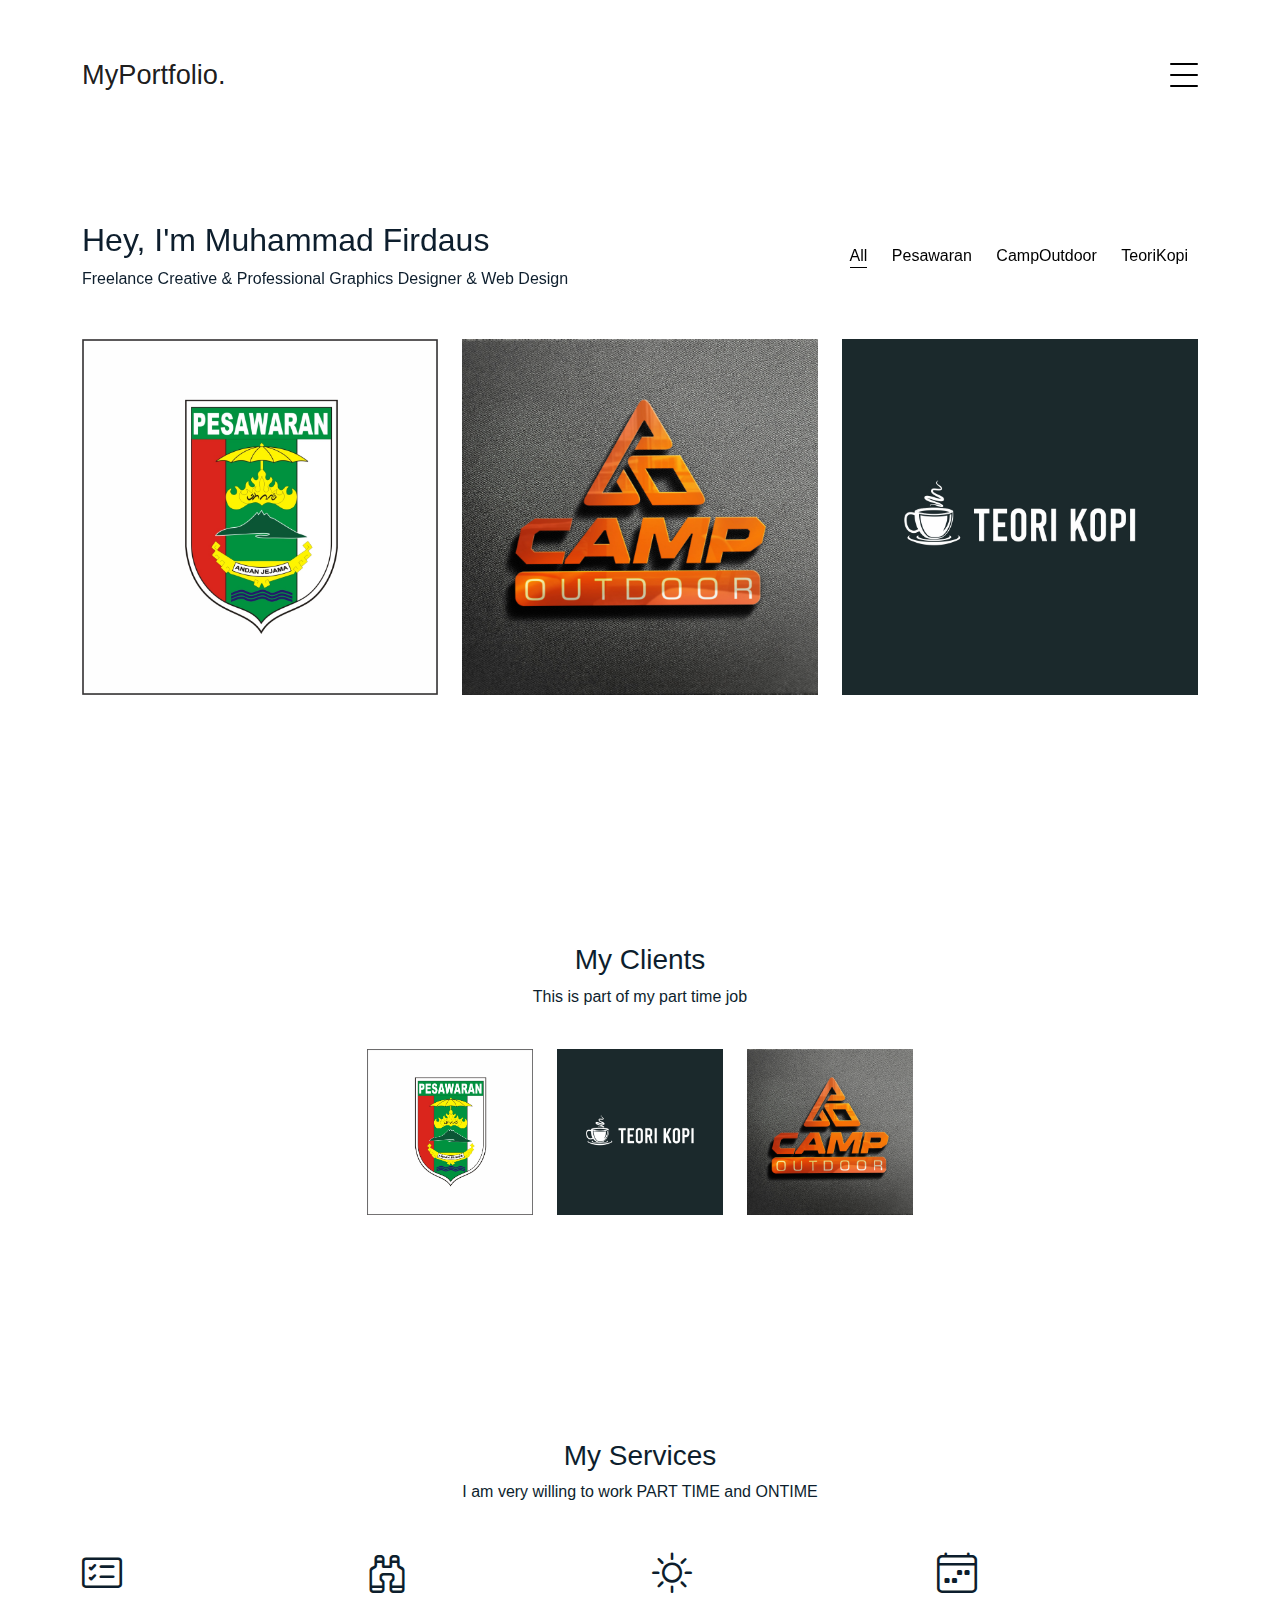
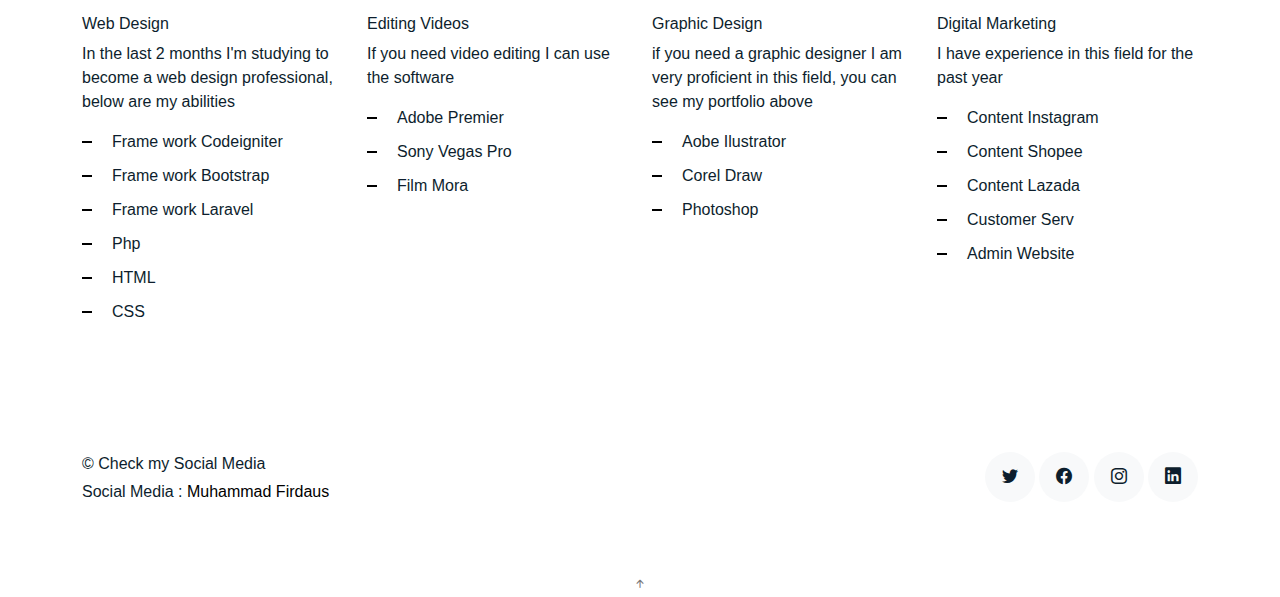
<file: index.html>
<!DOCTYPE html>
<html lang="en">

<head>
  <meta charset="utf-8">
  <meta content="width=device-width, initial-scale=1.0" name="viewport">

  <title>UUS FREELANCE - Index</title>
  <meta content="" name="description">
  <meta content="" name="keywords">

  <!-- Favicons -->
  <link href="assets/img/logoku.png" rel="icon">
  <link href="assets/img/apple-touch-icon.png" rel="apple-touch-icon">

  <!-- Google Fonts -->
  <link href="https://fonts.googleapis.com/css?family=https://fonts.googleapis.com/css?family=Arial:400,500,600,700|Raleway:400,400i,500,500i,600,600i,700,700i" rel="stylesheet">

  <!-- Vendor CSS Files -->
  <link href="assets/vendor/aos/aos.css" rel="stylesheet">
  <link href="assets/vendor/bootstrap/css/bootstrap.min.css" rel="stylesheet">
  <link href="assets/vendor/bootstrap-icons/bootstrap-icons.css" rel="stylesheet">
  <link href="assets/vendor/swiper/swiper-bundle.min.css" rel="stylesheet">

  <!-- Template Main CSS File -->
  <link href="assets/css/style.css" rel="stylesheet">

  <!-- =======================================================
  * Template Name: MyPortfolio - v4.3.0
  * Template URL: https://bootstrapmade.com/myportfolio-bootstrap-portfolio-website-template/
  * Author: BootstrapMade.com
  * License: https://bootstrapmade.com/license/
  ======================================================== -->
</head>

<body>

  <!-- ======= Navbar ======= -->
  <div class="collapse navbar-collapse custom-navmenu" id="main-navbar">
    <div class="container py-2 py-md-5">
      <div class="row align-items-start">
        <div class="col-md-2">
          <ul class="custom-menu">
            <li class="active"><a href="index.html">Home</a></li>
            <li><a href="about.html">About Me</a></li>
            <li><a href="contact.html">Contact</a></li>
          </ul>
        </div>
        <div class="col-md-6 d-none d-md-block  mr-auto">
          <div class="tweet d-flex">
          </div>
        </div>
        <div class="col-md-4 d-none d-md-block">
          <h3>Hire Me</h3>
          <p> <a href = "https://api.whatsapp.com/send?phone=6285788151842">Whatsapp : 085788151842
          <br> <a href = "mailto: muhfis12@gmail.com">Muhfis12@gmail.com</a></p>
        </div>
      </div>

    </div>
  </div>

  <nav class="navbar navbar-light custom-navbar">
    <div class="container">
      <a class="navbar-brand" href="index.html">MyPortfolio.</a>
      <a href="#" class="burger" data-bs-toggle="collapse" data-bs-target="#main-navbar">
        <span></span>
      </a>
    </div>
  </nav>

  <main id="main">

    <!-- ======= Works Section ======= -->
    <section class="section site-portfolio">
      <div class="container">
        <div class="row mb-5 align-items-center">
          <div class="col-md-12 col-lg-6 mb-4 mb-lg-0" data-aos="fade-up">
            <h2>Hey, I'm Muhammad Firdaus</h2>
            <p class="mb-0">Freelance Creative &amp; Professional Graphics Designer &amp; Web Design</p>
          </div>
          <div class="col-md-12 col-lg-6 text-start text-lg-end" data-aos="fade-up" data-aos-delay="100">
            <div class="filters">
              <a href="#" data-filter="*" class="active">All</a>
              <a href="contoh.html">Pesawaran</a>
              <a href="form2.html">CampOutdoor</a>
              <a href="form3.html">TeoriKopi</a>
            </div>
          </div>
        </div>
        <div id="portfolio-grid" class="row no-gutter" data-aos="fade-up" data-aos-delay="200">
          <div class="item web col-sm-6 col-md-4 col-lg-4 mb-4">
            <a href="contoh.html" class="item-wrap fancybox">
              <div class="work-info">
                <h3>KAB PESAWARAN</h3>
                <span>Work</span>
              </div>
              <img class="img-fluid" src="assets/img/profile_kab.jpg">
            </a>
          </div>

        <div class="item branding col-sm-6 col-md-4 col-lg-4 mb-4">
            <a href="form2.html" class="item-wrap fancybox">
              <div class="work-info">
                <h3>CAMP OUTDOOR</h3>
                <span>Work</span>
              </div>
              <img class="img-fluid" src="assets/img/logo_co.jpg">
            </a>
          </div>

        <div class="item branding col-sm-6 col-md-4 col-lg-4 mb-4">
            <a href="form3.html" class="item-wrap fancybox">
              <div class="work-info">
                <h3>TEORI KOPI</h3>
                <span>Work</span>
              </div>
              <img class="img-fluid" src="assets/img/logotk.jpg">
            </a>
          </div>

        </div>
      </div>
    </section><!-- End  Works Section -->

    <!-- ======= Clients Section ======= -->
    <section class="section">
      <div class="container">
        <div class="row justify-content-center text-center mb-4">
          <div class="col-5">
            <h3 class="h3 heading">My Clients</h3>
            <p>This is part of my part time job</p>
          </div>
        </div>
        <div class="row justify-content-center">
          <div class="col-4 col-sm-4 col-md-2" class="center">
            <a href="#" class="client-logo"><img src="assets/img/profile_kab.jpg" alt="Image" class="img-fluid"></a>
          </div>
          <div class="col-4 col-sm-4 col-md-2">
            <a href="#" class="client-logo"><img src="assets/img/logotk.jpg" alt="Image" class="img-fluid"></a>
          </div>
          <div class="col-4 col-sm-4 col-md-2">
            <a href="#" class="client-logo"><img src="assets/img/logo_co.jpg" alt="Image" class="img-fluid"></a>
          </div>

        </div>
      </div>
    </section><!-- End Clients Section -->

    <!-- ======= Services Section ======= -->
    <section class="section services">
      <div class="container">
        <div class="row justify-content-center text-center mb-4">
          <div class="col-5">
            <h3 class="h3 heading">My Services</h3>
            <p>I am very willing to work PART TIME and ONTIME</p>
          </div>
        </div>
        <div class="row">

          <div class="col-12 col-sm-6 col-md-6 col-lg-3">
            <i class="bi bi-card-checklist"></i>
            <h4 class="h4 mb-2">Web Design</h4>
            <p>In the last 2 months I'm studying to become a web design professional, below are my abilities</p>
            <ul class="list-unstyled list-line">
              <li>Frame work Codeigniter</li>
              <li>Frame work Bootstrap</li>
              <li>Frame work Laravel</li>
              <li>Php</li>
              <li>HTML</li>
              <li>CSS</li>
            </ul>
          </div>
          <div class="col-12 col-sm-6 col-md-6 col-lg-3">
            <i class="bi bi-binoculars"></i>
            <h4 class="h4 mb-2">Editing Videos</h4>
            <p>If you need video editing I can use the software</p>
            <ul class="list-unstyled list-line">
              <li>Adobe Premier</li>
              <li>Sony Vegas Pro</li>
              <li>Film Mora</li>
            </ul>
          </div>
          <div class="col-12 col-sm-6 col-md-6 col-lg-3">
            <i class="bi bi-brightness-high"></i>
            <h4 class="h4 mb-2">Graphic Design</h4>
            <p>if you need a graphic designer I am very proficient in this field, you can see my portfolio above</p>
            <ul class="list-unstyled list-line">
              <li>Aobe Ilustrator</li>
              <li>Corel Draw</li>
              <li>Photoshop</li>
            </ul>
          </div>
          <div class="col-12 col-sm-6 col-md-6 col-lg-3">
            <i class="bi bi-calendar4-week"></i>
            <h4 class="h4 mb-2">Digital Marketing</h4>
            <p>I have experience in this field for the past year</p>
            <ul class="list-unstyled list-line">
              <li>Content Instagram</li>
              <li>Content Shopee</li>
              <li>Content Lazada</li>
              <li>Customer Serv</li>
              <li>Admin Website</li>
            </ul>
          </div>
        </div>
      </div>
    </section><!-- End Services Section -->


  </main><!-- End #main -->

  <!-- ======= Footer ======= -->
  <footer class="footer" role="contentinfo">
    <div class="container">
      <div class="row">
        <div class="col-sm-6">
          <p class="mb-1">&copy; Check my Social Media</p>
          <div class="credits">
            Social Media :  <a href="https://www.instagram.com/muhammadfirdaus1234/"> Muhammad Firdaus</a>
          </div>
        </div>
        <div class="col-sm-6 social text-md-end">
          <a href="#"><span class="bi bi-twitter"></span></a>
          <a href="#"><span class="bi bi-facebook"></span></a>
          <a href="#"><span class="bi bi-instagram"></span></a>
          <a href="#"><span class="bi bi-linkedin"></span></a>
        </div>
      </div>
    </div>
  </footer>

  <a href="#" class="back-to-top d-flex align-items-center justify-content-center"><i class="bi bi-arrow-up-short"></i></a>

  <!-- Vendor JS Files -->
  <script src="assets/vendor/aos/aos.js"></script>
  <script src="assets/vendor/bootstrap/js/bootstrap.bundle.min.js"></script>
  <script src="assets/vendor/isotope-layout/isotope.pkgd.min.js"></script>
  <script src="assets/vendor/php-email-form/validate.js"></script>
  <script src="assets/vendor/swiper/swiper-bundle.min.js"></script>

  <!-- Template Main JS File -->
  <script src="assets/js/main.js"></script>

</body>

</html>
</file>
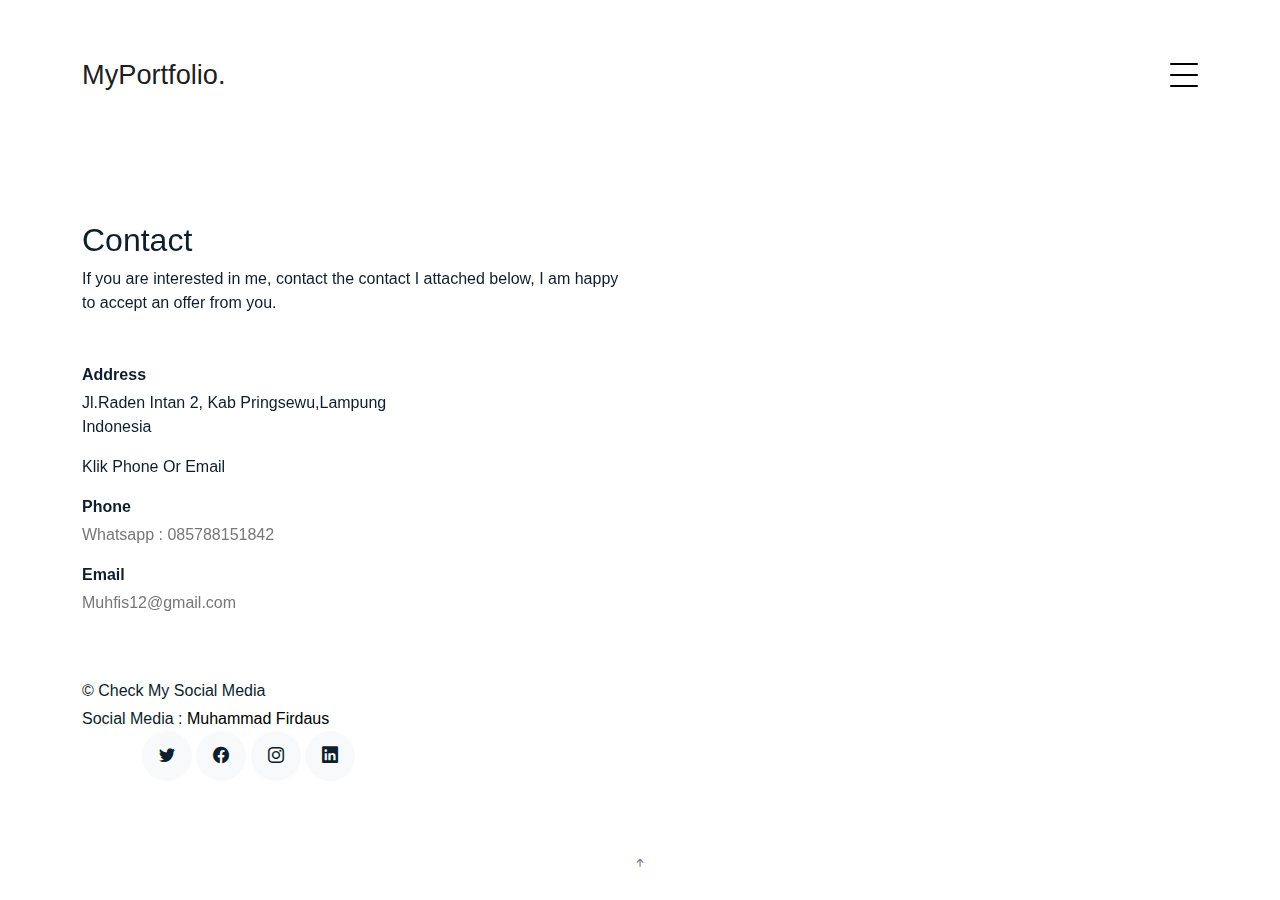
<file: contact.html>
<!DOCTYPE html>
<html lang="en">

<head>
  <meta charset="utf-8">
  <meta content="width=device-width, initial-scale=1.0" name="viewport">

  <title>UUS FREELANCE - Contact</title>
  <meta content="" name="description">
  <meta content="" name="keywords">

  <!-- Favicons -->
  <link href="assets/img/logoku.png" rel="icon">
  <link href="assets/img/apple-touch-icon.png" rel="apple-touch-icon">

  <!-- Google Fonts -->
  <link href="https://fonts.googleapis.com/css?family=https://fonts.googleapis.com/css?family=Inconsolata:400,500,600,700|Raleway:400,400i,500,500i,600,600i,700,700i" rel="stylesheet">

  <!-- Vendor CSS Files -->
  <link href="assets/vendor/aos/aos.css" rel="stylesheet">
  <link href="assets/vendor/bootstrap/css/bootstrap.min.css" rel="stylesheet">
  <link href="assets/vendor/bootstrap-icons/bootstrap-icons.css" rel="stylesheet">
  <link href="assets/vendor/swiper/swiper-bundle.min.css" rel="stylesheet">

  <!-- Template Main CSS File -->
  <link href="assets/css/style.css" rel="stylesheet">

  <!-- =======================================================
  * Template Name: MyPortfolio - v4.3.0
  * Template URL: https://bootstrapmade.com/myportfolio-bootstrap-portfolio-website-template/
  * Author: BootstrapMade.com
  * License: https://bootstrapmade.com/license/
  ======================================================== -->
</head>

<body>

  <!-- ======= Navbar ======= -->
  <div class="collapse navbar-collapse custom-navmenu" id="main-navbar">
    <div class="container py-2 py-md-5">
      <div class="row align-items-start">
        <div class="col-md-2">
          <ul class="custom-menu">
            <li><a href="index.html">Home</a></li>
            <li><a href="about.html">About Me</a></li>
            <li class="active"><a href="contact.html">Contact</a></li>
          </ul>
        </div>
        <div class="col-md-6 d-none d-md-block  mr-auto">
          <div class="tweet d-flex">
            <div>
              <p><em>It's an honor to join your company <br> <a href="#"></a></em></p>
            </div>
          </div>
        </div>
        <div class="col-md-4 d-none d-md-block">
          <h3>Hire Me</h3>
          <p> <a href = "https://api.whatsapp.com/send?phone=6285788151842">Whatsapp : 085788151842
          <br> <a href = "mailto: muhfis12@gmail.com">Muhfis12@gmail.com</a></p>
        </div>
      </div>

    </div>
  </div>

  <nav class="navbar navbar-light custom-navbar">
    <div class="container">
      <a class="navbar-brand" href="index.html">MyPortfolio.</a>
      <a href="#" class="burger" data-bs-toggle="collapse" data-bs-target="#main-navbar">
        <span></span>
      </a>
    </div>
  </nav>

  <main id="main">

    <section class="section pb-5">
      <div class="container">

        <div class="row mb-5 align-items-end">
          <div class="col-md-6" data-aos="fade-up">
            <h2>Contact</h2>
            <p class="mb-0">If you are interested in me, contact the contact I attached below, I am happy to accept an offer from you.
            </p>
          </div>

        </div>

          <div class="col-md-4 ml-auto order-2" data-aos="fade-up">
            <ul class="list-unstyled">
              <li class="mb-3">
                <strong class="d-block mb-1">Address</strong>
                <span>Jl.Raden Intan 2, Kab Pringsewu,Lampung Indonesia</span>
              </li>
              <p> Klik Phone Or Email</p>
              <li class="mb-3">
                <strong class="d-block mb-1">Phone</strong>
                <p> <a href = "https://api.whatsapp.com/send?phone=6285788151842">Whatsapp : 085788151842</a>
              </li>

              <li class="mb-3">
              <strong class="d-block mb-1">Email</strong>
              <a href = "mailto: muhfis12@gmail.com">Muhfis12@gmail.com</a></p>
              </li>
            </ul>
          </div>

        </div>

      </div>

    </section>

  </main><!-- End #main -->

  <!-- ======= Footer ======= -->
  <footer class="footer" role="contentinfo">
    <div class="container">
      <div class="row">
        <div class="col-sm-6">
          <p class="mb-1">&copy; Check My Social Media</p>
          <div class="credits">
            <!--
            All the links in the footer should remain intact.
            You can delete the links only if you purchased the pro version.
            Licensing information: https://bootstrapmade.com/license/
            Purchase the pro version with working PHP/AJAX contact form: https://bootstrapmade.com/buy/?theme=MyPortfolio
          -->
            Social Media : <a href="https://www.instagram.com/muhammadfirdaus1234/"> Muhammad Firdaus</a>
        </div>
        <div class="col-sm-6 social text-md-end">
          <a href="#"><span class="bi bi-twitter"></span></a>
          <a href="#"><span class="bi bi-facebook"></span></a>
          <a href="#"><span class="bi bi-instagram"></span></a>
          <a href="#"><span class="bi bi-linkedin"></span></a>
        </div>
      </div>
    </div>
  </footer>

  <a href="#" class="back-to-top d-flex align-items-center justify-content-center"><i class="bi bi-arrow-up-short"></i></a>

  <!-- Vendor JS Files -->
  <script src="assets/vendor/aos/aos.js"></script>
  <script src="assets/vendor/bootstrap/js/bootstrap.bundle.min.js"></script>
  <script src="assets/vendor/isotope-layout/isotope.pkgd.min.js"></script>
  <script src="assets/vendor/php-email-form/validate.js"></script>
  <script src="assets/vendor/swiper/swiper-bundle.min.js"></script>

  <!-- Template Main JS File -->
  <script src="assets/js/main.js"></script>

</body>

</html>
</file>
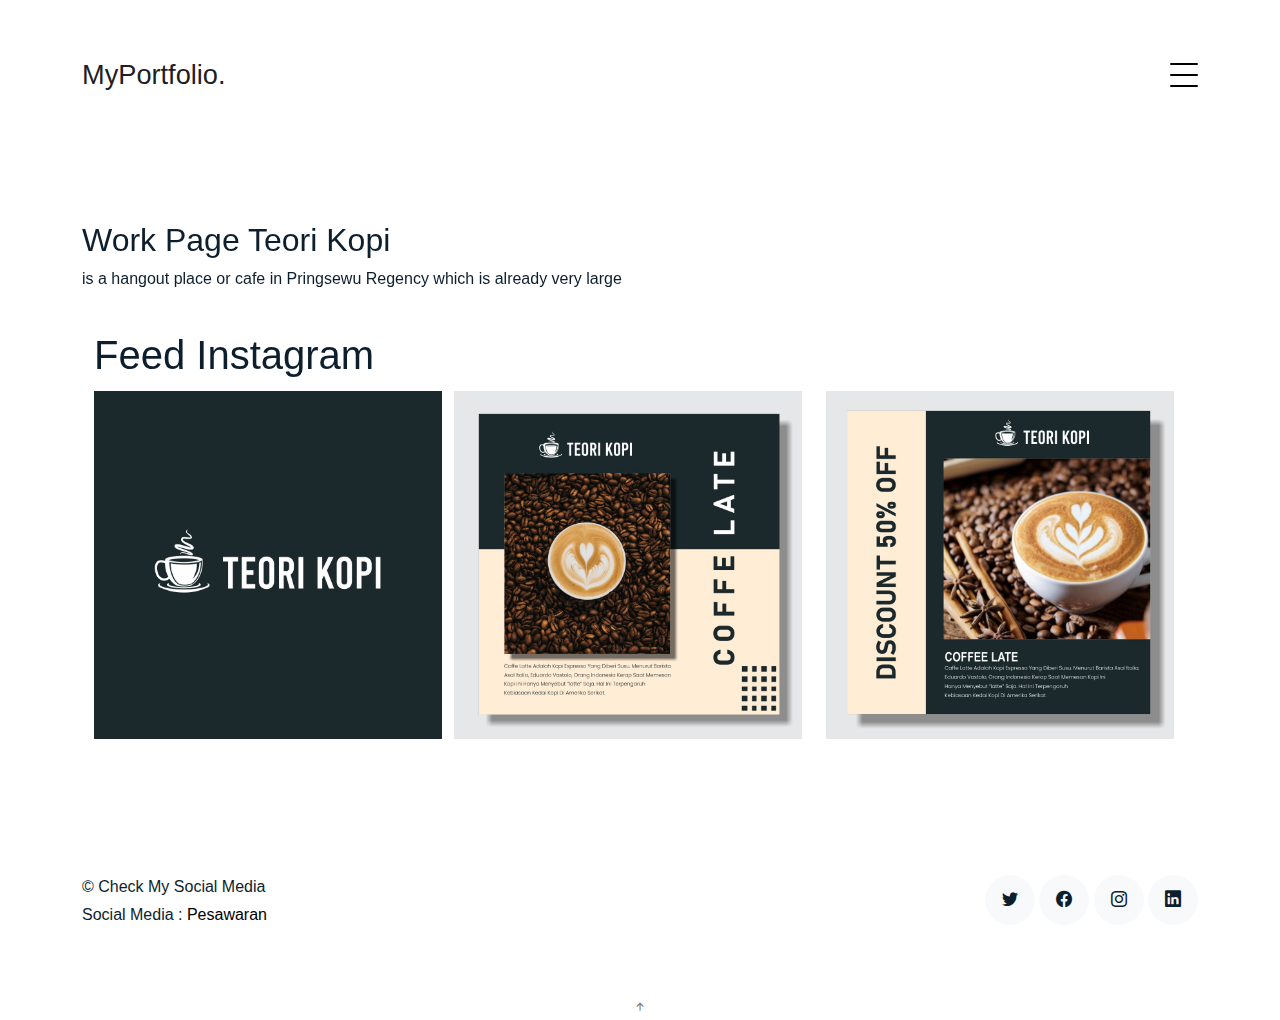
<file: form3.html>
<!DOCTYPE html>
<html lang="en">

<head>
  <meta charset="utf-8">
  <meta content="width=device-width, initial-scale=1.0" name="viewport">

  <title>UUS FREELANCE - Work Camp outdoor</title>
  <meta content="" name="description">
  <meta content="" name="keywords">

  <!-- Favicons -->
  <link href="assets/img/logoku.png" rel="icon">
  <link href="assets/img/apple-touch-icon.png" rel="apple-touch-icon">

  <!-- Google Fonts -->
  <link href="https://fonts.googleapis.com/css?family=https://fonts.googleapis.com/css?family=Inconsolata:400,500,600,700|Raleway:400,400i,500,500i,600,600i,700,700i" rel="stylesheet">

  <!-- Vendor CSS Files -->
  <link href="assets/vendor/aos/aos.css" rel="stylesheet">
  <link href="assets/vendor/bootstrap/css/bootstrap.min.css" rel="stylesheet">
  <link href="assets/vendor/bootstrap-icons/bootstrap-icons.css" rel="stylesheet">
  <link href="assets/vendor/swiper/swiper-bundle.min.css" rel="stylesheet">

  <!-- Template Main CSS File -->
  <link href="assets/css/style.css" rel="stylesheet">

  <!-- =======================================================
  * Template Name: MyPortfolio - v4.3.0
  * Template URL: https://bootstrapmade.com/myportfolio-bootstrap-portfolio-website-template/
  * Author: BootstrapMade.com
  * License: https://bootstrapmade.com/license/
  ======================================================== -->
</head>

<body>

  <!-- ======= Navbar ======= -->
  <div class="collapse navbar-collapse custom-navmenu" id="main-navbar">
    <div class="container py-2 py-md-5">
      <div class="row align-items-start">
        <div class="col-md-2">
          <ul class="custom-menu">
            <li><a href="index.html">Home</a></li>
            <li><a href="about.html">About Me</a></li>
            <li><a href="contact.html">Contact</a></li>
          </ul>
        </div>
        <div class="col-md-6 d-none d-md-block  mr-auto">
          <div class="tweet d-flex">
            <div>
            </div>
          </div>
        </div>
        <div class="col-md-4 d-none d-md-block">
          <h3>Hire Me</h3>
          <p> <a href = "https://api.whatsapp.com/send?phone=6285788151842">Whatsapp : 085788151842
          <br> <a href = "mailto: muhfis12@gmail.com">Muhfis12@gmail.com</a></p>
        </div>
      </div>

    </div>
  </div>

  <nav class="navbar navbar-light custom-navbar">
    <div class="container">
      <a class="navbar-brand" href="index.html">MyPortfolio.</a>
      <a href="#" class="burger" data-bs-toggle="collapse" data-bs-target="#main-navbar">
        <span></span>
      </a>
    </div>
  </nav>

  <main id="main">

    <section class="section">
      <div class="container">
        <div class="row mb-4 align-items-center">
          <div class="col-md-6" data-aos="fade-up">
            <h2>Work Page Teori Kopi</h2>
            <p>is a hangout place or cafe in Pringsewu Regency which is already very large</p>
          </div>
        </div>
      <div class="container">
        <div class="row mb-1 align-items-center">
        <div class="col-md-6" data-aos="fade-up">
        <h1>Feed Instagram</h1>
      </div></div>
    <div id="portfolio-grid" class="row no-gutter" data-aos="fade-up" data-aos-delay="200">
        <div class="container">
          <div class="row align-items-stretch">
            <div class="item web col-sm-6 col-md-4 col-lg-4 mb-4">
              <img src="assets/img/logotk.jpg" alt="Image" class="img-fluid">
            </div>
   <div id="portfolio-grid" class="row no-gutter" data-aos="fade-up" data-aos-delay="200">
        <div class="container">
          <div class="row align-items-stretch">
            <div class="item web col-sm-6 col-md-4 col-lg-4 mb-4">
              <img src="assets/img/teko1.jpg" alt="Image" class="img-fluid">
            </div>
   <div class="site-section pb-0">
        <div class="container">
          <div class="row align-items-stretch">
            <div class="item web col-sm-6 col-md-4 col-lg-4 mb-4">
              <img src="assets/img/teko2.jpg" alt="Image" class="img-fluid">
            </div>
   
            
          </div>
          <div class="swiper-pagination"></div>
        </div>

      </div>
    </section><!-- End Testimonials Section -->
  </main><!-- End #main -->

  <!-- ======= Footer ======= -->
  <footer class="footer" role="contentinfo">
    <div class="container">
      <div class="row">
        <div class="col-sm-6">
          <p class="mb-1">&copy; Check My Social Media</p>
          <div class="credits">
            <!--
            All the links in the footer should remain intact.
            You can delete the links only if you purchased the pro version.
            Licensing information: https://bootstrapmade.com/license/
            Purchase the pro version with working PHP/AJAX contact form: https://bootstrapmade.com/buy/?theme=MyPortfolio
          -->
            Social Media :  <a href="https://www.instagram.com/kominfo_pesawaran/"> Pesawaran</a>
          </div>
        </div>
        <div class="col-sm-6 social text-md-end">
          <a href="#"><span class="bi bi-twitter"></span></a>
          <a href="#"><span class="bi bi-facebook"></span></a>
          <a href="#"><span class="bi bi-instagram"></span></a>
          <a href="#"><span class="bi bi-linkedin"></span></a>
        </div>
      </div>
    </div>
  </footer>

  <a href="#" class="back-to-top d-flex align-items-center justify-content-center"><i class="bi bi-arrow-up-short"></i></a>

  <!-- Vendor JS Files -->
  <script src="assets/vendor/aos/aos.js"></script>
  <script src="assets/vendor/bootstrap/js/bootstrap.bundle.min.js"></script>
  <script src="assets/vendor/isotope-layout/isotope.pkgd.min.js"></script>
  <script src="assets/vendor/php-email-form/validate.js"></script>
  <script src="assets/vendor/swiper/swiper-bundle.min.js"></script>

  <!-- Template Main JS File -->
  <script src="assets/js/main.js"></script>

</body>

</html>
</file>
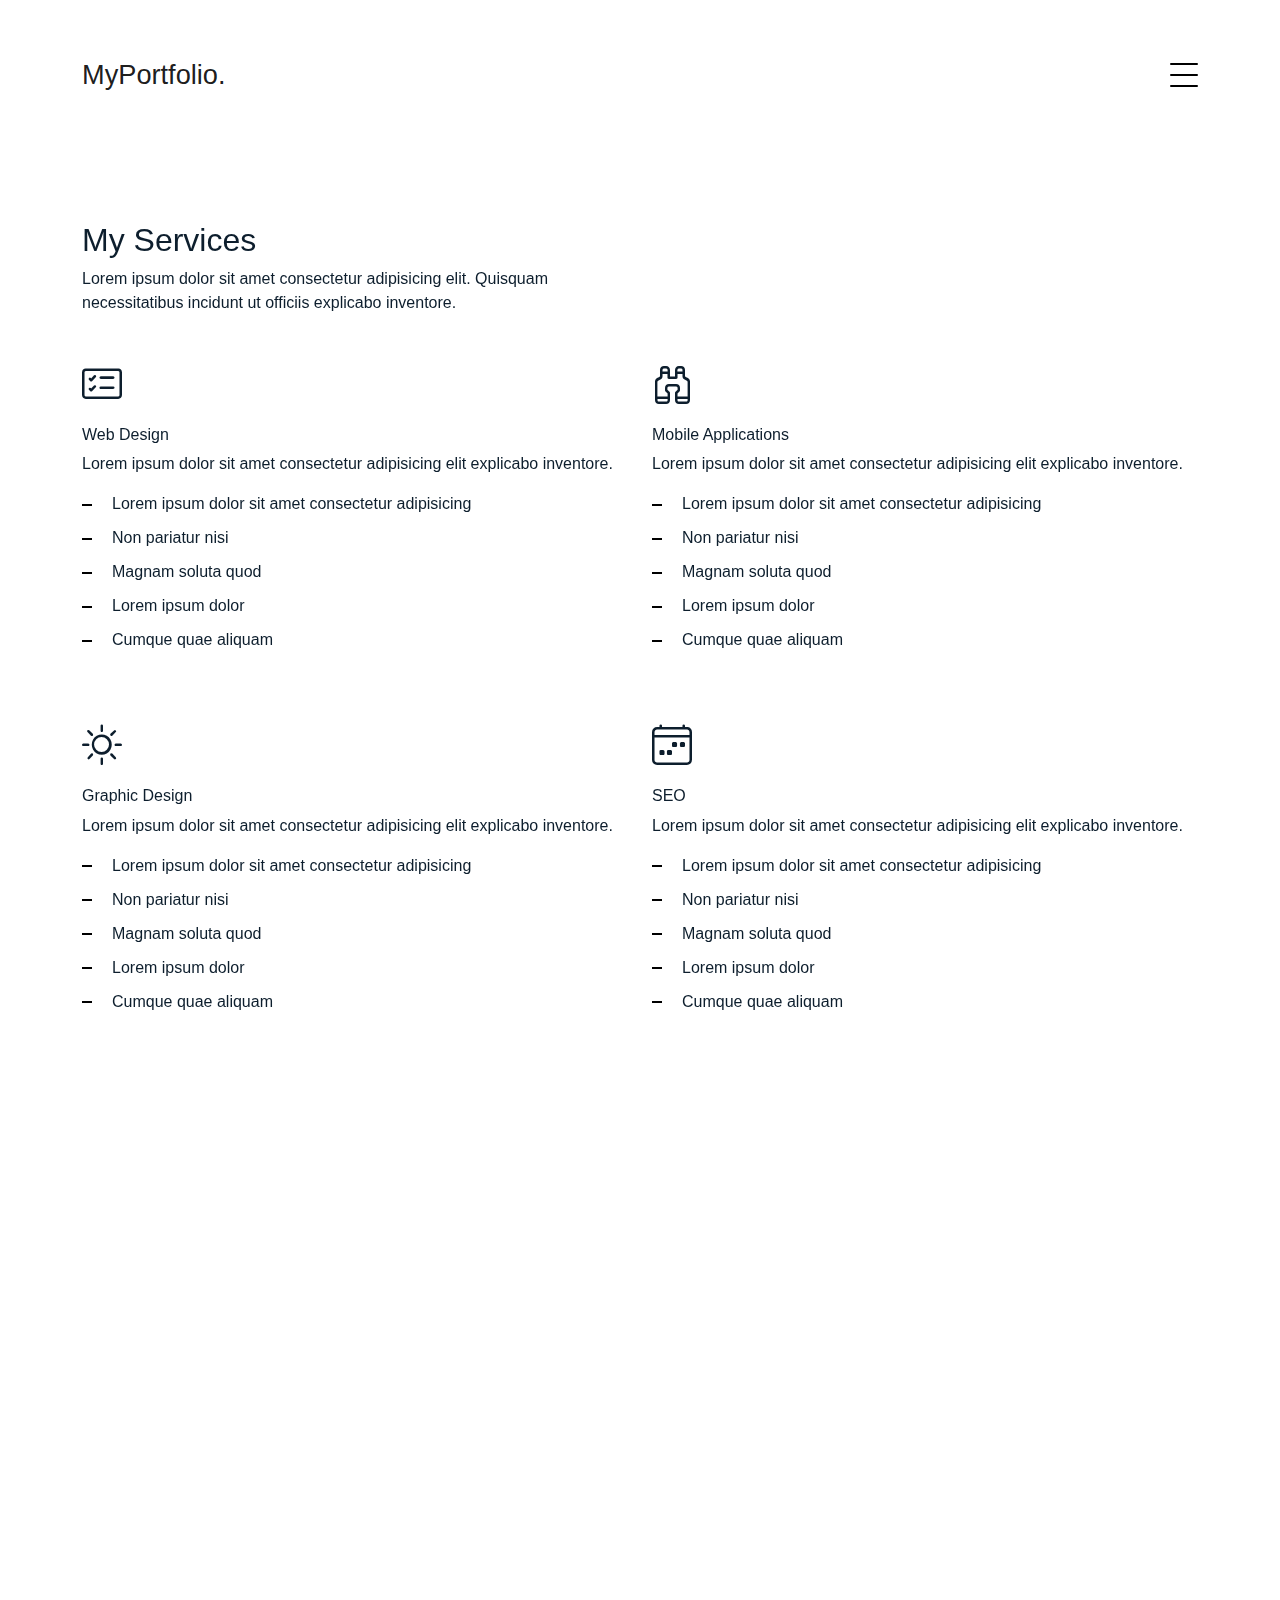
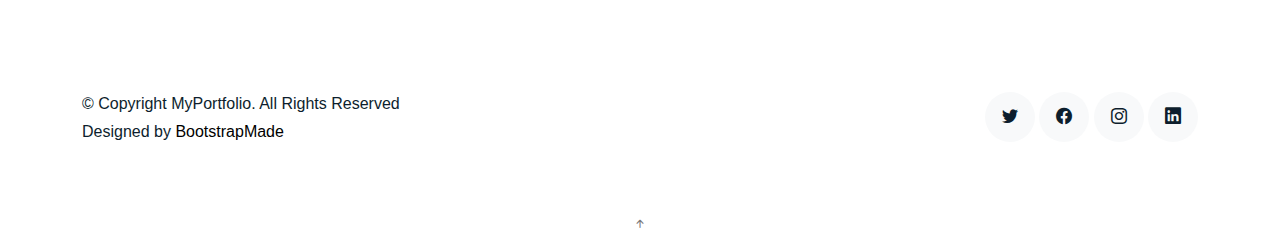
<file: services.html>
<!DOCTYPE html>
<html lang="en">

<head>
  <meta charset="utf-8">
  <meta content="width=device-width, initial-scale=1.0" name="viewport">

  <title>MFirdaus </title>
  <meta content="" name="description">
  <meta content="" name="keywords">

  <!-- Favicons -->
  <link href="assets/img/favicon.png" rel="icon">
  <link href="assets/img/apple-touch-icon.png" rel="apple-touch-icon">

  <!-- Google Fonts -->
  <link href="https://fonts.googleapis.com/css?family=https://fonts.googleapis.com/css?family=Inconsolata:400,500,600,700|Raleway:400,400i,500,500i,600,600i,700,700i" rel="stylesheet">

  <!-- Vendor CSS Files -->
  <link href="assets/vendor/aos/aos.css" rel="stylesheet">
  <link href="assets/vendor/bootstrap/css/bootstrap.min.css" rel="stylesheet">
  <link href="assets/vendor/bootstrap-icons/bootstrap-icons.css" rel="stylesheet">
  <link href="assets/vendor/swiper/swiper-bundle.min.css" rel="stylesheet">

  <!-- Template Main CSS File -->
  <link href="assets/css/style.css" rel="stylesheet">

  <!-- =======================================================
  * Template Name: MyPortfolio - v4.3.0
  * Template URL: https://bootstrapmade.com/myportfolio-bootstrap-portfolio-website-template/
  * Author: BootstrapMade.com
  * License: https://bootstrapmade.com/license/
  ======================================================== -->
</head>

<body>

  <!-- ======= Navbar ======= -->
  <div class="collapse navbar-collapse custom-navmenu" id="main-navbar">
    <div class="container py-2 py-md-5">
      <div class="row align-items-start">
        <div class="col-md-2">
          <ul class="custom-menu">
            <li><a href="index.html">Home</a></li>
            <li><a href="about.html">About Me</a></li>
            <li class="active"><a href="services.html">Services</a></li>
            <li><a href="works.html">Works</a></li>
            <li><a href="contact.html">Contact</a></li>
          </ul>
        </div>
        <div class="col-md-6 d-none d-md-block  mr-auto">
          <div class="tweet d-flex">
            <span class="bi bi-twitter text-white mt-2 mr-3"></span>
            <div>
              <p><em>Lorem ipsum dolor sit amet consectetur adipisicing elit. Quisquam necessitatibus incidunt ut officiis explicabo inventore. <br> <a href="#">t.co/v82jsk</a></em></p>
            </div>
          </div>
        </div>
        <div class="col-md-4 d-none d-md-block">
          <h3>Hire Me</h3>
          <p>Lorem ipsum dolor sit amet consectetur adipisicing elit. Quisquam necessitatibus incidunt ut officiisexplicabo inventore. <br> <a href="#">myemail@gmail.com</a></p>
        </div>
      </div>

    </div>
  </div>

  <nav class="navbar navbar-light custom-navbar">
    <div class="container">
      <a class="navbar-brand" href="index.html">MyPortfolio.</a>
      <a href="#" class="burger" data-bs-toggle="collapse" data-bs-target="#main-navbar">
        <span></span>
      </a>
    </div>
  </nav>

  <main id="main">

    <section class="section">
      <div class="container">
        <div class="row mb-4 align-items-center">
          <div class="col-md-6" data-aos="fade-up">

            <h2>My Services</h2>
            <p>Lorem ipsum dolor sit amet consectetur adipisicing elit. Quisquam necessitatibus incidunt ut officiis
              explicabo inventore.</p>

          </div>

        </div>
      </div>

      <div class="site-section pb-0 services">
        <div class="container">

          <div class="row">

            <div class="col-12 col-sm-6 col-md-6 col-lg-6 mb-5" data-aos="fade-up" data-aos-delay="">
              <i class="bi bi-card-checklist"></i>
              <h4 class="h4 mb-2">Web Design</h4>
              <p>Lorem ipsum dolor sit amet consectetur adipisicing elit explicabo inventore.</p>
              <ul class="list-unstyled list-line">
                <li>Lorem ipsum dolor sit amet consectetur adipisicing</li>
                <li>Non pariatur nisi</li>
                <li>Magnam soluta quod</li>
                <li>Lorem ipsum dolor</li>
                <li>Cumque quae aliquam</li>
              </ul>
            </div>
            <div class="col-12 col-sm-6 col-md-6 col-lg-6 mb-5" data-aos="fade-up" data-aos-delay="100">
              <i class="bi bi-binoculars"></i>
              <h4 class="h4 mb-2">Mobile Applications</h4>
              <p>Lorem ipsum dolor sit amet consectetur adipisicing elit explicabo inventore.</p>
              <ul class="list-unstyled list-line">
                <li>Lorem ipsum dolor sit amet consectetur adipisicing</li>
                <li>Non pariatur nisi</li>
                <li>Magnam soluta quod</li>
                <li>Lorem ipsum dolor</li>
                <li>Cumque quae aliquam</li>
              </ul>
            </div>
            <div class="col-12 col-sm-6 col-md-6 col-lg-6 mb-5" data-aos="fade-up" data-aos-delay="">
              <i class="bi bi-brightness-high"></i>
              <h4 class="h4 mb-2">Graphic Design</h4>
              <p>Lorem ipsum dolor sit amet consectetur adipisicing elit explicabo inventore.</p>
              <ul class="list-unstyled list-line">
                <li>Lorem ipsum dolor sit amet consectetur adipisicing</li>
                <li>Non pariatur nisi</li>
                <li>Magnam soluta quod</li>
                <li>Lorem ipsum dolor</li>
                <li>Cumque quae aliquam</li>
              </ul>
            </div>
            <div class="col-12 col-sm-6 col-md-6 col-lg-6 mb-5" data-aos="fade-up" data-aos-delay="100">
              <i class="bi bi-calendar4-week"></i>
              <h4 class="h4 mb-2">SEO</h4>
              <p>Lorem ipsum dolor sit amet consectetur adipisicing elit explicabo inventore.</p>
              <ul class="list-unstyled list-line">
                <li>Lorem ipsum dolor sit amet consectetur adipisicing</li>
                <li>Non pariatur nisi</li>
                <li>Magnam soluta quod</li>
                <li>Lorem ipsum dolor</li>
                <li>Cumque quae aliquam</li>
              </ul>
            </div>
          </div>
        </div>
      </div>
    </section>

    <!-- ======= Testimonials Section ======= -->
    <section class="section pt-0">
      <div class="container">

        <div class="testimonials-slider swiper-container" data-aos="fade-up" data-aos-delay="100">
          <div class="swiper-wrapper">

            <div class="swiper-slide">
              <div class="testimonial-wrap">
                <div class="testimonial">
                  <img src="assets/img/person_1.jpg" alt="Image" class="img-fluid">
                  <blockquote>
                    <p>Lorem ipsum dolor sit amet consectetur adipisicing elit. Quisquam necessitatibus incidunt ut officiis
                      explicabo inventore.</p>
                  </blockquote>
                  <p>&mdash; Jean Hicks</p>
                </div>
              </div>
            </div><!-- End testimonial item -->

            <div class="swiper-slide">
              <div class="testimonial-wrap">
                <div class="testimonial">
                  <img src="assets/img/person_2.jpg" alt="Image" class="img-fluid">
                  <blockquote>
                    <p>Lorem ipsum dolor sit amet consectetur adipisicing elit. Quisquam necessitatibus incidunt ut officiis
                      explicabo inventore.</p>
                  </blockquote>
                  <p>&mdash; Chris Stanworth</p>
                </div>
              </div>
            </div><!-- End testimonial item -->

          </div>
          <div class="swiper-pagination"></div>
        </div>

      </div>
    </section><!-- End Testimonials Section -->

  </main><!-- End #main -->

  <!-- ======= Footer ======= -->
  <footer class="footer" role="contentinfo">
    <div class="container">
      <div class="row">
        <div class="col-sm-6">
          <p class="mb-1">&copy; Copyright MyPortfolio. All Rights Reserved</p>
          <div class="credits">
            <!--
            All the links in the footer should remain intact.
            You can delete the links only if you purchased the pro version.
            Licensing information: https://bootstrapmade.com/license/
            Purchase the pro version with working PHP/AJAX contact form: https://bootstrapmade.com/buy/?theme=MyPortfolio
          -->
            Designed by <a href="https://bootstrapmade.com/">BootstrapMade</a>
          </div>
        </div>
        <div class="col-sm-6 social text-md-end">
          <a href="#"><span class="bi bi-twitter"></span></a>
          <a href="#"><span class="bi bi-facebook"></span></a>
          <a href="#"><span class="bi bi-instagram"></span></a>
          <a href="#"><span class="bi bi-linkedin"></span></a>
        </div>
      </div>
    </div>
  </footer>

  <a href="#" class="back-to-top d-flex align-items-center justify-content-center"><i class="bi bi-arrow-up-short"></i></a>

  <!-- Vendor JS Files -->
  <script src="assets/vendor/aos/aos.js"></script>
  <script src="assets/vendor/bootstrap/js/bootstrap.bundle.min.js"></script>
  <script src="assets/vendor/isotope-layout/isotope.pkgd.min.js"></script>
  <script src="assets/vendor/php-email-form/validate.js"></script>
  <script src="assets/vendor/swiper/swiper-bundle.min.js"></script>

  <!-- Template Main JS File -->
  <script src="assets/js/main.js"></script>

</body>

</html>
</file>
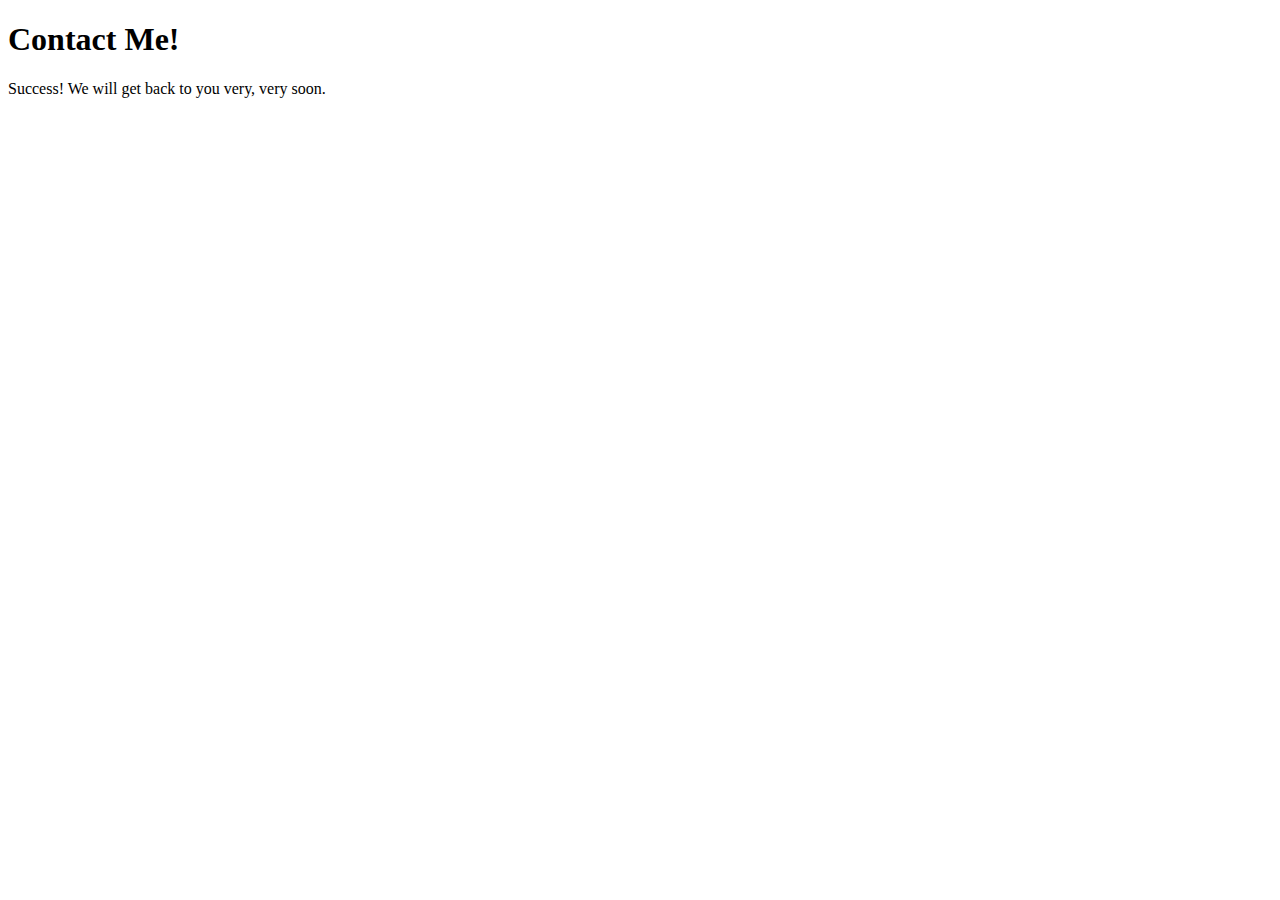
<file: success.html>
<!doctype html>
<html lang="en">
  <head>
    <!-- Required meta tags -->
    <meta charset="utf-8">
    <meta name="viewport" content="width=device-width, initial-scale=1">

    <!-- Bootstrap CSS -->
    <link href="https://cdn.jsdelivr.net/npm/bootstrap@5.0.1/dist/css/bootstrap.min.css" rel="stylesheet" integrity="sha384-+0n0xVW2eSR5OomGNYDnhzAbDsOXxcvSN1TPprVMTNDbiYZCxYbOOl7+AMvyTG2x" crossorigin="anonymous">

    <title>Hello, world!</title>
  </head>
  <body>

    <div class="container mt-5">
        <h1>Contact Me!</h1>
        <p>Success! We will get back to you very, very soon.</p>
    </div>

    <!-- Optional JavaScript; choose one of the two! -->

    <!-- Option 1: Bootstrap Bundle with Popper -->
    <script src="https://cdn.jsdelivr.net/npm/bootstrap@5.0.1/dist/js/bootstrap.bundle.min.js" integrity="sha384-gtEjrD/SeCtmISkJkNUaaKMoLD0//ElJ19smozuHV6z3Iehds+3Ulb9Bn9Plx0x4" crossorigin="anonymous"></script>

    <!-- Option 2: Separate Popper and Bootstrap JS -->
    <!--
    <script src="https://cdn.jsdelivr.net/npm/@popperjs/core@2.9.2/dist/umd/popper.min.js" integrity="sha384-IQsoLXl5PILFhosVNubq5LC7Qb9DXgDA9i+tQ8Zj3iwWAwPtgFTxbJ8NT4GN1R8p" crossorigin="anonymous"></script>
    <script src="https://cdn.jsdelivr.net/npm/bootstrap@5.0.1/dist/js/bootstrap.min.js" integrity="sha384-Atwg2Pkwv9vp0ygtn1JAojH0nYbwNJLPhwyoVbhoPwBhjQPR5VtM2+xf0Uwh9KtT" crossorigin="anonymous"></script>
    -->
  </body>
</html>
</file>
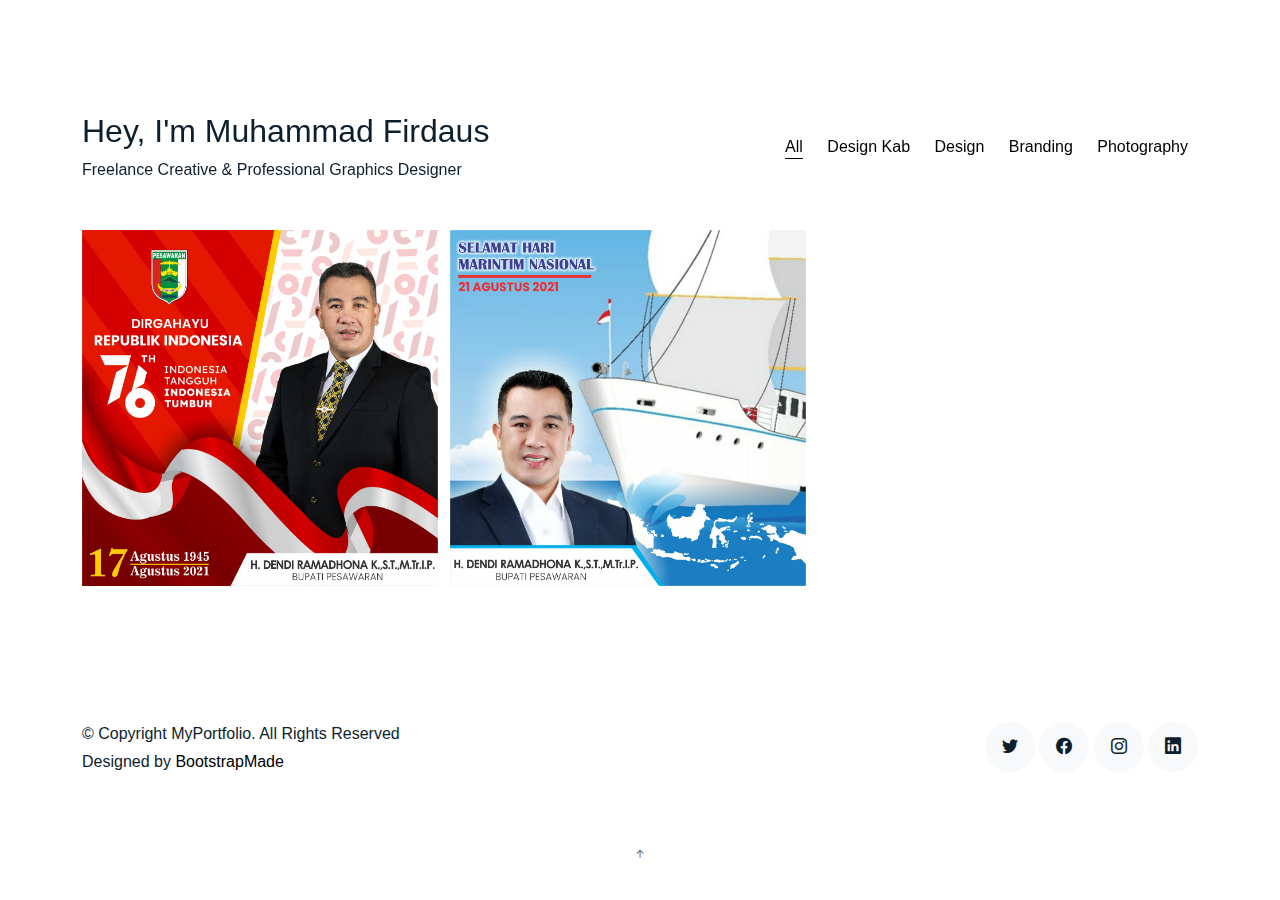
<file: work-kab.html>
<!DOCTYPE html>
<html>
<head lang="en">
	<meta charset="utf-8">
	<meta charset="utf-8">
  	<meta content="width=device-width, initial-scale=1.0" name="viewport">
	<title>MFirdaus - Work Kab pesawaran</title>
	<meta content="" name="description">
  <meta content="" name="keywords">

  <!-- Favicons -->
  <link href="assets/img/favicon.png" rel="icon">
  <link href="assets/img/apple-touch-icon.png" rel="apple-touch-icon">

  <!-- Google Fonts -->
  <link href="https://fonts.googleapis.com/css?family=https://fonts.googleapis.com/css?family=Inconsolata:400,500,600,700|Raleway:400,400i,500,500i,600,600i,700,700i" rel="stylesheet">

  <!-- Vendor CSS Files -->
  <link href="assets/vendor/aos/aos.css" rel="stylesheet">
  <link href="assets/vendor/bootstrap/css/bootstrap.min.css" rel="stylesheet">
  <link href="assets/vendor/bootstrap-icons/bootstrap-icons.css" rel="stylesheet">
  <link href="assets/vendor/swiper/swiper-bundle.min.css" rel="stylesheet">

  <!-- Template Main CSS File -->
  <link href="assets/css/style.css" rel="stylesheet">

  <!-- =======================================================
  * Template Name: MyPortfolio - v4.3.0
  * Template URL: https://bootstrapmade.com/myportfolio-bootstrap-portfolio-website-template/
  * Author: BootstrapMade.com
  * License: https://bootstrapmade.com/license/
  ======================================================== -->
</head>

  <!-- ======= Navbar ======= -->
  <div class="collapse navbar-collapse custom-navmenu" id="main-navbar">
    <div class="container py-2 py-md-5">
      <div class="row align-items-start">
        <div class="col-md-2">
          <ul class="custom-menu">
            <li><a href="index.html">Home</a></li>
            <li><a href="about.html">About Me</a></li>
            <li><a href="services.html">Services</a></li>
            <li class="active"><a href="works.html">Works</a></li>
            <li><a href="contact.html">Contact</a></li>
          </ul>
        </div>
        <div class="col-md-6 d-none d-md-block  mr-auto">
          <div class="tweet d-flex">
            <span class="bi bi-twitter text-white mt-2 mr-3"></span>
            <div>
              <p><em>Lorem ipsum dolor sit amet consectetur adipisicing elit. Quisquam necessitatibus incidunt ut officiis explicabo inventore. <br> <a href="#">t.co/v82jsk</a></em></p>
            </div>
          </div>
        </div>
        <div class="col-md-4 d-none d-md-block">
          <h3>Hire Me</h3>
          <p>Lorem ipsum dolor sit amet consectetur adipisicing elit. Quisquam necessitatibus incidunt ut officiisexplicabo inventore. <br> <a href="#">myemail@gmail.com</a></p>
        </div>
      </div>

    </div>
  </div>

<section class="section site-portfolio">
      <div class="container">
        <div class="row mb-5 align-items-center">
          <div class="col-md-12 col-lg-6 mb-4 mb-lg-0" data-aos="fade-up">
            <h2>Hey, I'm Muhammad Firdaus</h2>
            <p class="mb-0">Freelance Creative &amp; Professional Graphics Designer</p>
          </div>
          <div class="col-md-12 col-lg-6 text-start text-lg-end" data-aos="fade-up" data-aos-delay="100">
            <div id="filters" class="filters">
              <a href="#" data-filter="*" class="active">All</a>
              <a href="#" data-filter=".web">Design Kab</a>
              <a href="#" data-filter=".design">Design</a>
              <a href="#" data-filter=".branding">Branding</a>
              <a href="#" data-filter=".photography">Photography</a>
            </div>
          </div>
        </div>
        <div id="portfolio-grid" class="row no-gutter" data-aos="fade-up" data-aos-delay="200">
          <div class="item web col-sm-6 col-md-4 col-lg-4 mb-4">
              <div class="work-info">
              </div>
              <img class="img-fluid" src="assets/img/image_1.jpg">
            </a>
          </div>
        <div id="portfolio-grid" class="row no-gutter" data-aos="fade-up" data-aos-delay="200">
          <div class="item web col-sm-6 col-md-4 col-lg-4 mb-4">
              <div class="work-info">
              </div>
              <img class="img-fluid" src="assets/img/image_2.jpg">
            </a>
          </div>
          <div class="item photography col-sm-6 col-md-4 col-lg-4 mb-4">
            <a href="work-single.html" class="item-wrap fancybox">
              <div class="work-info">
                <h3>Build Indoo</h3>
                <span>Photography</span>
              </div>
            </a>
          </div>
          <div class="item branding col-sm-6 col-md-4 col-lg-4 mb-4">
            <a href="work-single.html" class="item-wrap fancybox">
              <div class="work-info">
                <h3>Cocooil</h3>
                <span>Branding</span>
              </div>
            </a>
          </div>
          <div class="item design col-sm-6 col-md-4 col-lg-4 mb-4">
            <a href="work-single.html" class="item-wrap fancybox">
              <div class="work-info">
                <h3>Nike Shoe</h3>
                <span>Design</span>
              </div>
            </a>
          </div>
          <div class="item photography col-sm-6 col-md-4 col-lg-4 mb-4">
            <a href="work-single.html" class="item-wrap fancybox">
              <div class="work-info">
                <h3>Kitchen Sink</h3>
                <span>Photography</span>
              </div>
            </a>
          </div>
          <div class="item branding col-sm-6 col-md-4 col-lg-4 mb-4">
            <a href="work-single.html" class="item-wrap fancybox">
              <div class="work-info">
                <h3>Amazon</h3>
                <span>brandingn</span>
              </div>
            </a>
          </div>
        </div>
      </div>
    </section><!-- End  Works Section -->
  <!-- ======= Footer ======= -->
  <footer class="footer" role="contentinfo">
    <div class="container">
      <div class="row">
        <div class="col-sm-6">
          <p class="mb-1">&copy; Copyright MyPortfolio. All Rights Reserved</p>
          <div class="credits">
            <!--
            All the links in the footer should remain intact.
            You can delete the links only if you purchased the pro version.
            Licensing information: https://bootstrapmade.com/license/
            Purchase the pro version with working PHP/AJAX contact form: https://bootstrapmade.com/buy/?theme=MyPortfolio
          -->
            Designed by <a href="https://bootstrapmade.com/">BootstrapMade</a>
          </div>
        </div>
        <div class="col-sm-6 social text-md-end">
          <a href="#"><span class="bi bi-twitter"></span></a>
          <a href="#"><span class="bi bi-facebook"></span></a>
          <a href="#"><span class="bi bi-instagram"></span></a>
          <a href="#"><span class="bi bi-linkedin"></span></a>
        </div>
      </div>
    </div>
  </footer>

  <a href="#" class="back-to-top d-flex align-items-center justify-content-center"><i class="bi bi-arrow-up-short"></i></a>

  <!-- Vendor JS Files -->
  <script src="assets/vendor/aos/aos.js"></script>
  <script src="assets/vendor/bootstrap/js/bootstrap.bundle.min.js"></script>
  <script src="assets/vendor/isotope-layout/isotope.pkgd.min.js"></script>
  <script src="assets/vendor/php-email-form/validate.js"></script>
  <script src="assets/vendor/swiper/swiper-bundle.min.js"></script>

  <!-- Template Main JS File -->
  <script src="assets/js/main.js"></script>

<body>

</body>
</html>
</file>
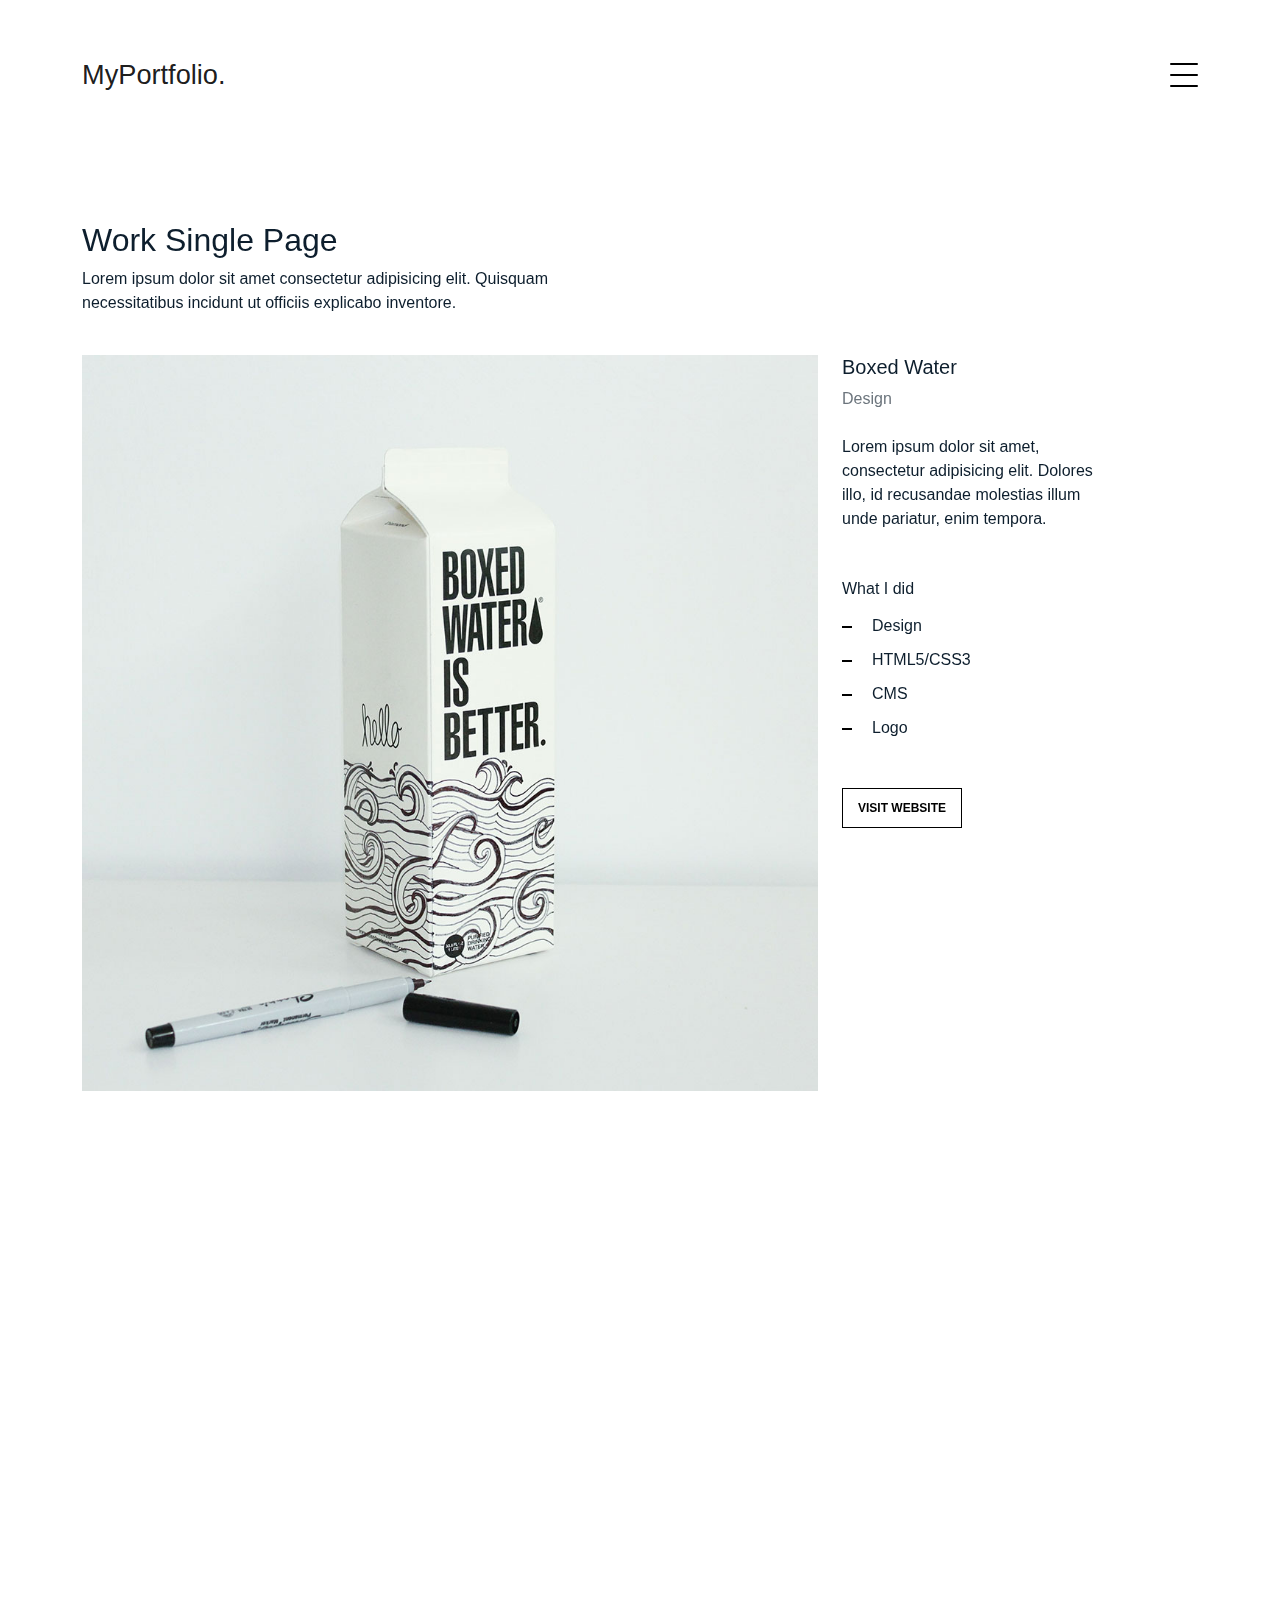
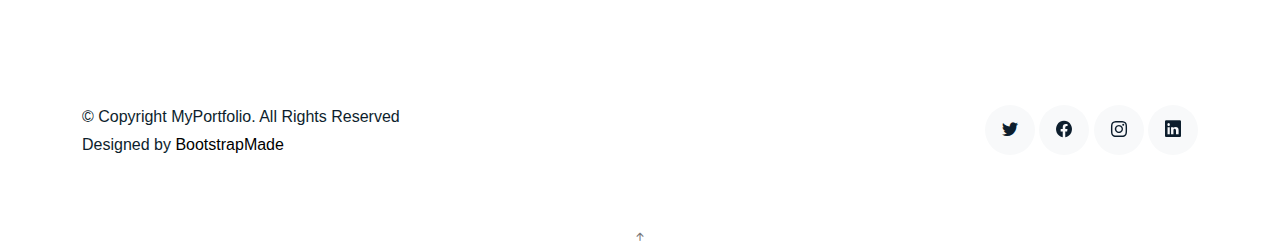
<file: work-single.html>
<!DOCTYPE html>
<html lang="en">

<head>
  <meta charset="utf-8">
  <meta content="width=device-width, initial-scale=1.0" name="viewport">

  <title>MFirdaus - Work Single</title>
  <meta content="" name="description">
  <meta content="" name="keywords">

  <!-- Favicons -->
  <link href="assets/img/favicon.png" rel="icon">
  <link href="assets/img/apple-touch-icon.png" rel="apple-touch-icon">

  <!-- Google Fonts -->
  <link href="https://fonts.googleapis.com/css?family=https://fonts.googleapis.com/css?family=Inconsolata:400,500,600,700|Raleway:400,400i,500,500i,600,600i,700,700i" rel="stylesheet">

  <!-- Vendor CSS Files -->
  <link href="assets/vendor/aos/aos.css" rel="stylesheet">
  <link href="assets/vendor/bootstrap/css/bootstrap.min.css" rel="stylesheet">
  <link href="assets/vendor/bootstrap-icons/bootstrap-icons.css" rel="stylesheet">
  <link href="assets/vendor/swiper/swiper-bundle.min.css" rel="stylesheet">

  <!-- Template Main CSS File -->
  <link href="assets/css/style.css" rel="stylesheet">

  <!-- =======================================================
  * Template Name: MyPortfolio - v4.3.0
  * Template URL: https://bootstrapmade.com/myportfolio-bootstrap-portfolio-website-template/
  * Author: BootstrapMade.com
  * License: https://bootstrapmade.com/license/
  ======================================================== -->
</head>

<body>

  <!-- ======= Navbar ======= -->
  <div class="collapse navbar-collapse custom-navmenu" id="main-navbar">
    <div class="container py-2 py-md-5">
      <div class="row align-items-start">
        <div class="col-md-2">
          <ul class="custom-menu">
            <li><a href="index.html">Home</a></li>
            <li><a href="about.html">About Me</a></li>
            <li><a href="services.html">Services</a></li>
            <li class="active"><a href="works.html">Works</a></li>
            <li><a href="contact.html">Contact</a></li>
          </ul>
        </div>
        <div class="col-md-6 d-none d-md-block  mr-auto">
          <div class="tweet d-flex">
            <span class="bi bi-twitter text-white mt-2 mr-3"></span>
            <div>
              <p><em>Lorem ipsum dolor sit amet consectetur adipisicing elit. Quisquam necessitatibus incidunt ut officiis explicabo inventore. <br> <a href="#">t.co/v82jsk</a></em></p>
            </div>
          </div>
        </div>
        <div class="col-md-4 d-none d-md-block">
          <h3>Hire Me</h3>
          <p>Lorem ipsum dolor sit amet consectetur adipisicing elit. Quisquam necessitatibus incidunt ut officiisexplicabo inventore. <br> <a href="#">myemail@gmail.com</a></p>
        </div>
      </div>

    </div>
  </div>

  <nav class="navbar navbar-light custom-navbar">
    <div class="container">
      <a class="navbar-brand" href="index.html">MyPortfolio.</a>
      <a href="#" class="burger" data-bs-toggle="collapse" data-bs-target="#main-navbar">
        <span></span>
      </a>
    </div>
  </nav>

  <main id="main">

    <section class="section">
      <div class="container">
        <div class="row mb-4 align-items-center">
          <div class="col-md-6" data-aos="fade-up">
            <h2>Work Single Page</h2>
            <p>Lorem ipsum dolor sit amet consectetur adipisicing elit. Quisquam necessitatibus incidunt ut officiis explicabo inventore.</p>
          </div>
        </div>
      </div>

      <div class="site-section pb-0">
        <div class="container">
          <div class="row align-items-stretch">
            <div class="col-md-8" data-aos="fade-up">
              <img src="assets/img/img_1_big.jpg" alt="Image" class="img-fluid">
            </div>
            <div class="col-md-3 ml-auto" data-aos="fade-up" data-aos-delay="100">
              <div class="sticky-content">
                <h3 class="h3">Boxed Water</h3>
                <p class="mb-4"><span class="text-muted">Design</span></p>

                <div class="mb-5">
                  <p>Lorem ipsum dolor sit amet, consectetur adipisicing elit. Dolores illo, id recusandae molestias
                    illum unde pariatur, enim tempora.</p>

                </div>

                <h4 class="h4 mb-3">What I did</h4>
                <ul class="list-unstyled list-line mb-5">
                  <li>Design</li>
                  <li>HTML5/CSS3</li>
                  <li>CMS</li>
                  <li>Logo</li>
                </ul>

                <p><a href="#" class="readmore">Visit Website</a></p>
              </div>
            </div>
          </div>
        </div>
    </section>

    <!-- ======= Testimonials Section ======= -->
    <section class="section pt-0">
      <div class="container">

        <div class="testimonials-slider swiper-container" data-aos="fade-up" data-aos-delay="100">
          <div class="swiper-wrapper">

            <div class="swiper-slide">
              <div class="testimonial-wrap">
                <div class="testimonial">
                  <img src="assets/img/person_1.jpg" alt="Image" class="img-fluid">
                  <blockquote>
                    <p>Lorem ipsum dolor sit amet consectetur adipisicing elit. Quisquam necessitatibus incidunt ut officiis
                      explicabo inventore.</p>
                  </blockquote>
                  <p>&mdash; Jean Hicks</p>
                </div>
              </div>
            </div><!-- End testimonial item -->

            <div class="swiper-slide">
              <div class="testimonial-wrap">
                <div class="testimonial">
                  <img src="assets/img/person_2.jpg" alt="Image" class="img-fluid">
                  <blockquote>
                    <p>Lorem ipsum dolor sit amet consectetur adipisicing elit. Quisquam necessitatibus incidunt ut officiis
                      explicabo inventore.</p>
                  </blockquote>
                  <p>&mdash; Chris Stanworth</p>
                </div>
              </div>
            </div><!-- End testimonial item -->

          </div>
          <div class="swiper-pagination"></div>
        </div>

      </div>
    </section><!-- End Testimonials Section -->

  </main><!-- End #main -->

  <!-- ======= Footer ======= -->
  <footer class="footer" role="contentinfo">
    <div class="container">
      <div class="row">
        <div class="col-sm-6">
          <p class="mb-1">&copy; Copyright MyPortfolio. All Rights Reserved</p>
          <div class="credits">
            <!--
            All the links in the footer should remain intact.
            You can delete the links only if you purchased the pro version.
            Licensing information: https://bootstrapmade.com/license/
            Purchase the pro version with working PHP/AJAX contact form: https://bootstrapmade.com/buy/?theme=MyPortfolio
          -->
            Designed by <a href="https://bootstrapmade.com/">BootstrapMade</a>
          </div>
        </div>
        <div class="col-sm-6 social text-md-end">
          <a href="#"><span class="bi bi-twitter"></span></a>
          <a href="#"><span class="bi bi-facebook"></span></a>
          <a href="#"><span class="bi bi-instagram"></span></a>
          <a href="#"><span class="bi bi-linkedin"></span></a>
        </div>
      </div>
    </div>
  </footer>

  <a href="#" class="back-to-top d-flex align-items-center justify-content-center"><i class="bi bi-arrow-up-short"></i></a>

  <!-- Vendor JS Files -->
  <script src="assets/vendor/aos/aos.js"></script>
  <script src="assets/vendor/bootstrap/js/bootstrap.bundle.min.js"></script>
  <script src="assets/vendor/isotope-layout/isotope.pkgd.min.js"></script>
  <script src="assets/vendor/php-email-form/validate.js"></script>
  <script src="assets/vendor/swiper/swiper-bundle.min.js"></script>

  <!-- Template Main JS File -->
  <script src="assets/js/main.js"></script>

</body>

</html>
</file>
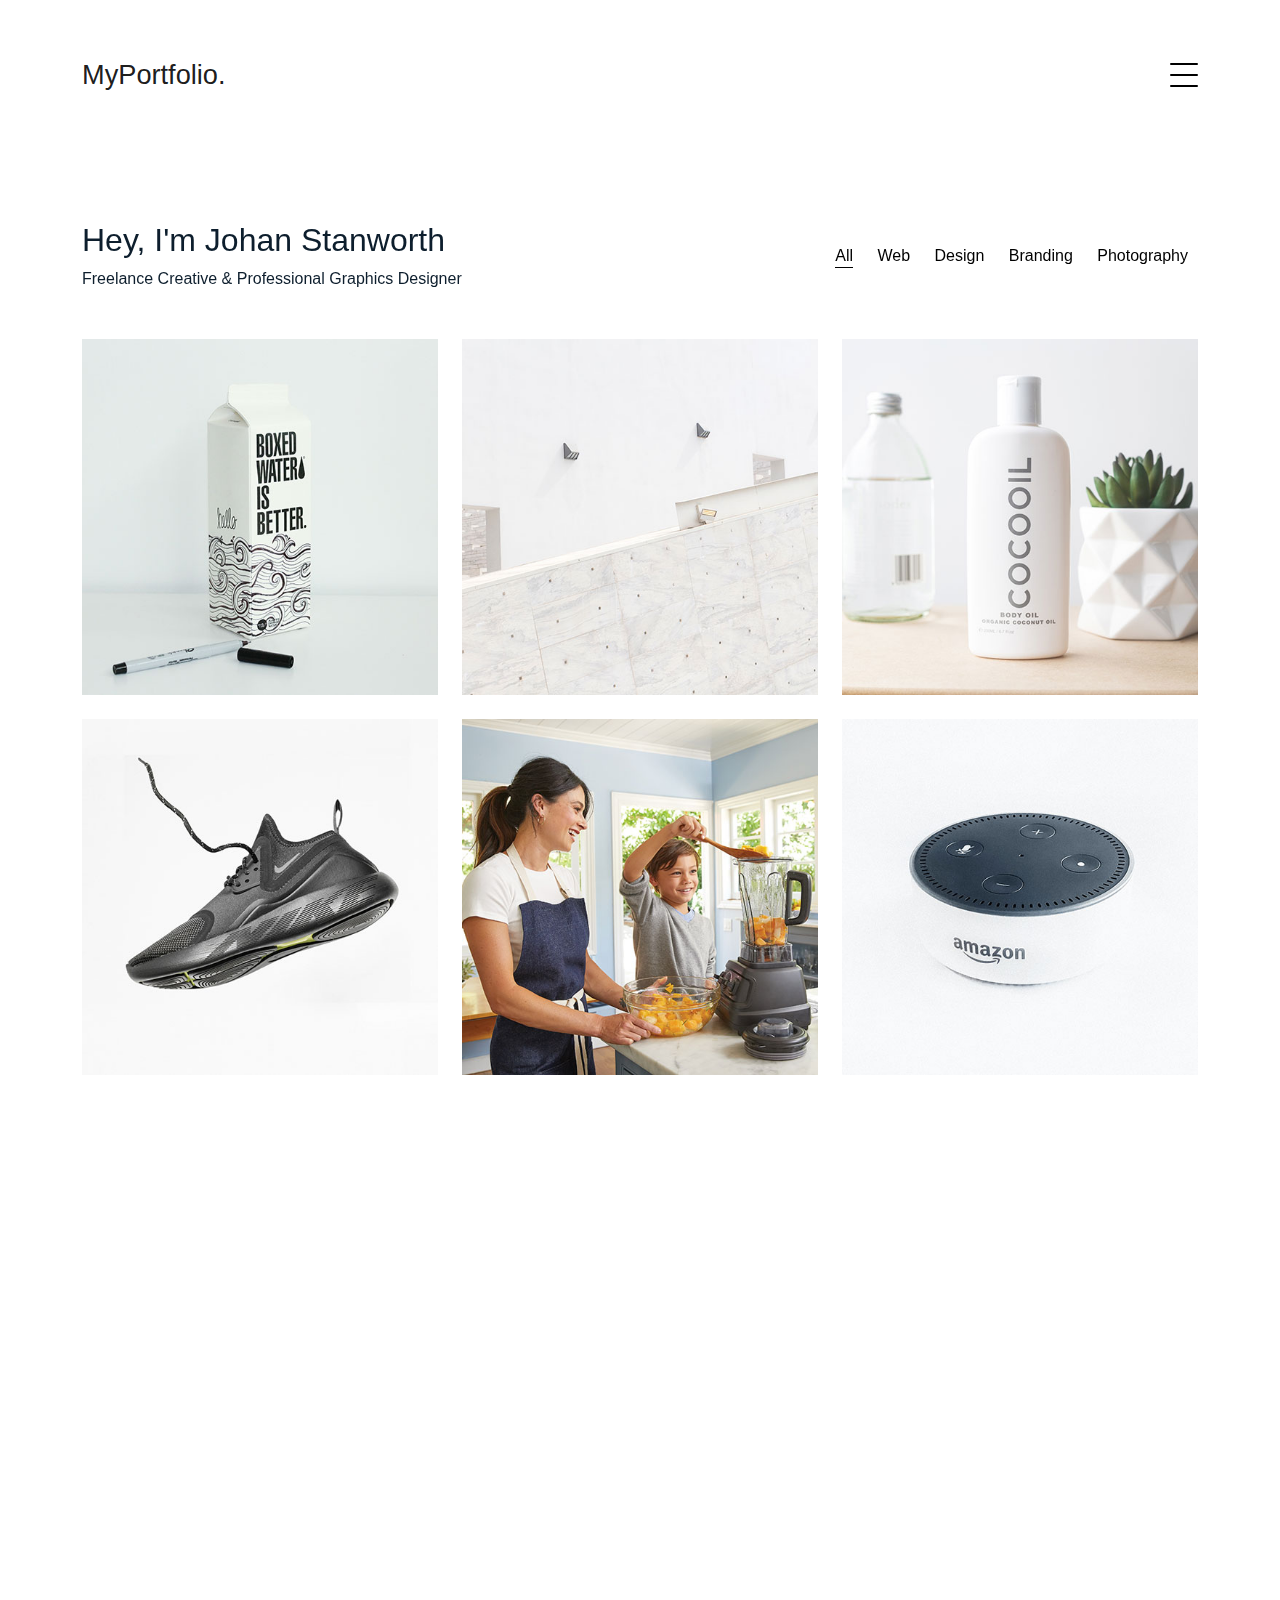
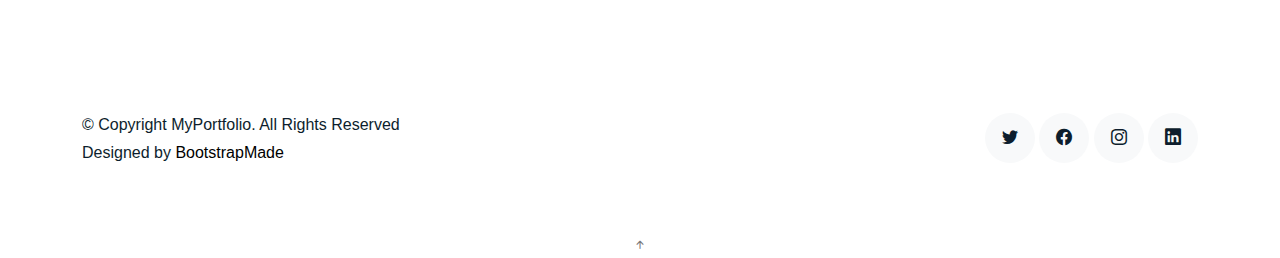
<file: works.html>
<!DOCTYPE html>
<html lang="en">

<head>
  <meta charset="utf-8">
  <meta content="width=device-width, initial-scale=1.0" name="viewport">

  <title>MFirdaus - Works</title>
  <meta content="" name="description">
  <meta content="" name="keywords">

  <!-- Favicons -->
  <link href="assets/img/favicon.png" rel="icon">
  <link href="assets/img/apple-touch-icon.png" rel="apple-touch-icon">

  <!-- Google Fonts -->
  <link href="https://fonts.googleapis.com/css?family=https://fonts.googleapis.com/css?family=Inconsolata:400,500,600,700|Raleway:400,400i,500,500i,600,600i,700,700i" rel="stylesheet">

  <!-- Vendor CSS Files -->
  <link href="assets/vendor/aos/aos.css" rel="stylesheet">
  <link href="assets/vendor/bootstrap/css/bootstrap.min.css" rel="stylesheet">
  <link href="assets/vendor/bootstrap-icons/bootstrap-icons.css" rel="stylesheet">
  <link href="assets/vendor/swiper/swiper-bundle.min.css" rel="stylesheet">

  <!-- Template Main CSS File -->
  <link href="assets/css/style.css" rel="stylesheet">

  <!-- =======================================================
  * Template Name: MyPortfolio - v4.3.0
  * Template URL: https://bootstrapmade.com/myportfolio-bootstrap-portfolio-website-template/
  * Author: BootstrapMade.com
  * License: https://bootstrapmade.com/license/
  ======================================================== -->
</head>

<body>

  <!-- ======= Navbar ======= -->
  <div class="collapse navbar-collapse custom-navmenu" id="main-navbar">
    <div class="container py-2 py-md-5">
      <div class="row align-items-start">
        <div class="col-md-2">
          <ul class="custom-menu">
            <li><a href="index.html">Home</a></li>
            <li><a href="about.html">About Me</a></li>
            <li><a href="services.html">Services</a></li>
            <li class="active"><a href="works.html">Works</a></li>
            <li><a href="contact.html">Contact</a></li>
          </ul>
        </div>
        <div class="col-md-6 d-none d-md-block  mr-auto">
          <div class="tweet d-flex">
            <span class="bi bi-twitter text-white mt-2 mr-3"></span>
            <div>
              <p><em>Lorem ipsum dolor sit amet consectetur adipisicing elit. Quisquam necessitatibus incidunt ut officiis explicabo inventore. <br> <a href="#">t.co/v82jsk</a></em></p>
            </div>
          </div>
        </div>
        <div class="col-md-4 d-none d-md-block">
          <h3>Hire Me</h3>
          <p>Lorem ipsum dolor sit amet consectetur adipisicing elit. Quisquam necessitatibus incidunt ut officiisexplicabo inventore. <br> <a href="#">myemail@gmail.com</a></p>
        </div>
      </div>

    </div>
  </div>

  <nav class="navbar navbar-light custom-navbar">
    <div class="container">
      <a class="navbar-brand" href="index.html">MyPortfolio.</a>
      <a href="#" class="burger" data-bs-toggle="collapse" data-bs-target="#main-navbar">
        <span></span>
      </a>
    </div>
  </nav>

  <main id="main">

    <!-- ======= Works Section ======= -->
    <section class="section site-portfolio">
      <div class="container">
        <div class="row mb-5 align-items-center">
          <div class="col-md-12 col-lg-6 mb-4 mb-lg-0" data-aos="fade-up">
            <h2>Hey, I'm Johan Stanworth</h2>
            <p class="mb-0">Freelance Creative &amp; Professional Graphics Designer</p>
          </div>
          <div class="col-md-12 col-lg-6 text-start text-lg-end" data-aos="fade-up" data-aos-delay="100">
            <div id="filters" class="filters">
              <a href="#" data-filter="*" class="active">All</a>
              <a href="#" data-filter=".web">Web</a>
              <a href="#" data-filter=".design">Design</a>
              <a href="#" data-filter=".branding">Branding</a>
              <a href="#" data-filter=".photography">Photography</a>
            </div>
          </div>
        </div>
        <div id="portfolio-grid" class="row no-gutter" data-aos="fade-up" data-aos-delay="200">
          <div class="item web col-sm-6 col-md-4 col-lg-4 mb-4">
            <a href="work-single.html" class="item-wrap fancybox">
              <div class="work-info">
                <h3>Boxed Water</h3>
                <span>Web</span>
              </div>
              <img class="img-fluid" src="assets/img/img_1.jpg">
            </a>
          </div>
          <div class="item photography col-sm-6 col-md-4 col-lg-4 mb-4">
            <a href="work-single.html" class="item-wrap fancybox">
              <div class="work-info">
                <h3>Build Indoo</h3>
                <span>Photography</span>
              </div>
              <img class="img-fluid" src="assets/img/img_2.jpg">
            </a>
          </div>
          <div class="item branding col-sm-6 col-md-4 col-lg-4 mb-4">
            <a href="work-single.html" class="item-wrap fancybox">
              <div class="work-info">
                <h3>Cocooil</h3>
                <span>Branding</span>
              </div>
              <img class="img-fluid" src="assets/img/img_3.jpg">
            </a>
          </div>
          <div class="item design col-sm-6 col-md-4 col-lg-4 mb-4">
            <a href="work-single.html" class="item-wrap fancybox">
              <div class="work-info">
                <h3>Nike Shoe</h3>
                <span>Design</span>
              </div>
              <img class="img-fluid" src="assets/img/img_4.jpg">
            </a>
          </div>
          <div class="item photography col-sm-6 col-md-4 col-lg-4 mb-4">
            <a href="work-single.html" class="item-wrap fancybox">
              <div class="work-info">
                <h3>Kitchen Sink</h3>
                <span>Photography</span>
              </div>
              <img class="img-fluid" src="assets/img/img_5.jpg">
            </a>
          </div>
          <div class="item branding col-sm-6 col-md-4 col-lg-4 mb-4">
            <a href="work-single.html" class="item-wrap fancybox">
              <div class="work-info">
                <h3>Amazon</h3>
                <span>brandingn</span>
              </div>
              <img class="img-fluid" src="assets/img/img_6.jpg">
            </a>
          </div>
        </div>
      </div>
    </section><!-- End  Works Section -->

    <!-- ======= Testimonials Section ======= -->
    <section class="section pt-0">
      <div class="container">

        <div class="testimonials-slider swiper-container" data-aos="fade-up" data-aos-delay="100">
          <div class="swiper-wrapper">

            <div class="swiper-slide">
              <div class="testimonial-wrap">
                <div class="testimonial">
                  <img src="assets/img/person_1.jpg" alt="Image" class="img-fluid">
                  <blockquote>
                    <p>Lorem ipsum dolor sit amet consectetur adipisicing elit. Quisquam necessitatibus incidunt ut officiis
                      explicabo inventore.</p>
                  </blockquote>
                  <p>&mdash; Jean Hicks</p>
                </div>
              </div>
            </div><!-- End testimonial item -->

            <div class="swiper-slide">
              <div class="testimonial-wrap">
                <div class="testimonial">
                  <img src="assets/img/person_2.jpg" alt="Image" class="img-fluid">
                  <blockquote>
                    <p>Lorem ipsum dolor sit amet consectetur adipisicing elit. Quisquam necessitatibus incidunt ut officiis
                      explicabo inventore.</p>
                  </blockquote>
                  <p>&mdash; Chris Stanworth</p>
                </div>
              </div>
            </div><!-- End testimonial item -->

          </div>
          <div class="swiper-pagination"></div>
        </div>

      </div>
    </section><!-- End Testimonials Section -->

  </main><!-- End #main -->

  <!-- ======= Footer ======= -->
  <footer class="footer" role="contentinfo">
    <div class="container">
      <div class="row">
        <div class="col-sm-6">
          <p class="mb-1">&copy; Copyright MyPortfolio. All Rights Reserved</p>
          <div class="credits">
            <!--
            All the links in the footer should remain intact.
            You can delete the links only if you purchased the pro version.
            Licensing information: https://bootstrapmade.com/license/
            Purchase the pro version with working PHP/AJAX contact form: https://bootstrapmade.com/buy/?theme=MyPortfolio
          -->
            Designed by <a href="https://bootstrapmade.com/">BootstrapMade</a>
          </div>
        </div>
        <div class="col-sm-6 social text-md-end">
          <a href="#"><span class="bi bi-twitter"></span></a>
          <a href="#"><span class="bi bi-facebook"></span></a>
          <a href="#"><span class="bi bi-instagram"></span></a>
          <a href="#"><span class="bi bi-linkedin"></span></a>
        </div>
      </div>
    </div>
  </footer>

  <a href="#" class="back-to-top d-flex align-items-center justify-content-center"><i class="bi bi-arrow-up-short"></i></a>

  <!-- Vendor JS Files -->
  <script src="assets/vendor/aos/aos.js"></script>
  <script src="assets/vendor/bootstrap/js/bootstrap.bundle.min.js"></script>
  <script src="assets/vendor/isotope-layout/isotope.pkgd.min.js"></script>
  <script src="assets/vendor/php-email-form/validate.js"></script>
  <script src="assets/vendor/swiper/swiper-bundle.min.js"></script>

  <!-- Template Main JS File -->
  <script src="assets/js/main.js"></script>

</body>

</html>
</file>
<file: assets/css/style.css>
/**
* Template Name: MyPortfolio - v4.3.0
* Template URL: https://bootstrapmade.com/myportfolio-bootstrap-portfolio-website-template/
* Author: BootstrapMade.com
* License: https://bootstrapmade.com/license/
*/

/*--------------------------------------------------------------
# General
--------------------------------------------------------------*/
body {
  font-family: "Arial", monospace;
  color: #0d1e2d;
}

a {
  color: #777;
  text-decoration: none;
}

a:hover {
  color: #000;
}

h1, h2, h3, h4, h5, h6, .font-heading {
  font-family: "Arial", sans-serif;
}

.section {
  padding: 7rem 0;
}

.filters a {
  text-decoration: none;
  color: #000;
  display: inline-block;
  padding-left: 10px;
  padding-right: 10px;
  position: relative;
}

.filters a:hover, .filters a:focus, .filters a:active {
  text-decoration: none;
}

.filters a:hover:before {
  content: "";
  position: absolute;
  left: 10px;
  right: 10px;
  bottom: 0;
  height: 1px;
  background-color: #000;
}

.filters a.active {
  color: #000;
}

.filters a.active:before {
  content: "";
  position: absolute;
  left: 10px;
  right: 10px;
  bottom: 0;
  height: 1px;
  background-color: #000;
}

.item {
  border: none;
  margin-bottom: 30px;
}

.item .item-wrap {
  display: block;
  position: relative;
  overflow: hidden;
}

.item .item-wrap:after {
  z-index: 2;
  position: absolute;
  content: "";
  top: 0;
  left: 0;
  right: 0;
  bottom: 0;
  background: rgba(0, 0, 0, 0.4);
  visibility: hidden;
  opacity: 0;
  transition: .3s all ease-in-out;
}

.item .item-wrap img {
  transition: .3s transform ease;
  transform: scale(1);
}

.item .item-wrap > .work-info {
  position: absolute;
  top: 50%;
  width: 100%;
  text-align: center;
  z-index: 3;
  transform: translateY(-50%);
  color: #fff;
  opacity: 0;
  visibility: hidden;
  margin-top: 20px;
  transition: .3s all ease;
}

.item .item-wrap > .work-info h3 {
  font-size: 20px;
  margin-bottom: 0;
}

.item .item-wrap > .work-info span {
  font-size: 14px;
  text-transform: uppercase;
  letter-spacing: .2rem;
}

.item .item-wrap:hover {
  text-decoration: none;
}

.item .item-wrap:hover img {
  transform: scale(1.05);
}

.item .item-wrap:hover:after {
  opacity: 1;
  visibility: visible;
}

.item .item-wrap:hover .work-info {
  margin-top: 0px;
  opacity: 1;
  visibility: visible;
}

.testimonial-wrap {
  padding: 50px 50px 80px 50px;
  background: #eceff2;
}

.testimonial-wrap .testimonial {
  text-align: center;
  max-width: 500px;
  margin: 0 auto;
}

.testimonial-wrap .testimonial img {
  border-radius: 50%;
  width: 120px;
  margin: 0 auto 30px auto;
}

.testimonial-wrap .testimonial blockquote p {
  font-size: 20px;
}

.h3 {
  font-size: 20px;
}

.h4 {
  font-size: 16px;
}

.heading {
  font-size: 28px;
}

.readmore {
  display: inline-block;
  border: 1px solid #000;
  padding: 10px 15px;
  font-size: 12px;
  text-transform: uppercase;
  color: #000;
  transition: .2s all ease;
  font-weight: 700;
}

.readmore:active, .readmore:focus, .readmore:hover {
  outline: none;
}

.readmore:hover {
  color: #fff;
  text-decoration: none;
  background: #000;
}

.testimonials-slider .swiper-pagination {
  margin-top: -60px;
  position: relative;
}

.testimonials-slider .swiper-pagination .swiper-pagination-bullet {
  width: 12px;
  height: 12px;
  background-color: rgba(13, 30, 45, 0.3);
  opacity: 1;
}

.testimonials-slider .swiper-pagination .swiper-pagination-bullet-active {
  background-color: rgba(13, 30, 45, 0.6);
}

.sticky-content {
  position: sticky;
  position: -webkit-sticky;
  top: 0;
  /* required */
}

.list-line li {
  margin-bottom: 10px;
  position: relative;
  padding-left: 30px;
}

.list-line li:before {
  content: "";
  position: absolute;
  left: 0;
  top: .7rem;
  width: 10px;
  height: 2px;
  background: #000;
}

.form-control {
  border-radius: 0;
  background: #f8f9fa;
  border: 1px solid transparent;
  padding-top: 10px !important;
  padding-bottom: 10px !important;
}

.form-control:active, .form-control:focus {
  background: #eff1f4;
  outline: none;
  box-shadow: none;
  border: 1px solid transparent;
}

.custom-progress {
  height: 7px;
  border-radius: 0;
}

.custom-progress .progress-bar {
  background: #000;
}

/* Services */
.services i {
  font-size: 40px;
}

.services h4 {
  padding-top: 10px;
}

/* Contact Form */
.php-email-form .error-message {
  display: none;
  color: #fff;
  background: #ed3c0d;
  text-align: left;
  padding: 15px;
  font-weight: 600;
}

.php-email-form .error-message br + br {
  margin-top: 25px;
}

.php-email-form .sent-message {
  display: none;
  color: #fff;
  background: #18d26e;
  text-align: center;
  padding: 15px;
  font-weight: 600;
}

.php-email-form .loading {
  display: none;
  background: #fff;
  text-align: center;
  padding: 15px;
}

.php-email-form .loading:before {
  content: "";
  display: inline-block;
  border-radius: 50%;
  width: 24px;
  height: 24px;
  margin: 0 10px -6px 0;
  border: 3px solid #18d26e;
  border-top-color: #eee;
  -webkit-animation: animate-loading 1s linear infinite;
  animation: animate-loading 1s linear infinite;
}

@-webkit-keyframes animate-loading {
  0% {
    transform: rotate(0deg);
  }
  100% {
    transform: rotate(360deg);
  }
}

@keyframes animate-loading {
  0% {
    transform: rotate(0deg);
  }
  100% {
    transform: rotate(360deg);
  }
}

/*--------------------------------------------------------------
# Header
--------------------------------------------------------------*/
/* Custom Navmenu */
.custom-navmenu {
  background: #0d1e2d;
}

.custom-navmenu .custom-menu, .custom-navmenu .custom-menu li {
  padding: 0;
  margin: 0;
  list-style: none;
}

.custom-navmenu .custom-menu li {
  margin-bottom: 0;
  font-size: 20px;
}

.custom-navmenu .custom-menu li a {
  color: #fff;
  padding: 10px 0 !important;
}

.custom-navmenu .custom-menu li a:hover {
  text-decoration: none;
}

.custom-navmenu .custom-menu li.active a {
  text-decoration: underline;
}

.custom-navmenu h3 {
  font-size: 20px;
  color: #fff;
}

.custom-navmenu p {
  color: rgba(255, 255, 255, 0.6);
}

.custom-navmenu a {
  color: rgba(255, 255, 255, 0.7);
}

.custom-navmenu a:hover {
  color: #fff;
}

/* Custom Navbar */
.custom-navbar {
  padding-top: 50px;
  width: 100%;
}

@media (max-width: 780px) {
  .custom-navbar > .container {
    padding-right: 0;
    padding-left: 0;
  }
}

.custom-navbar .navbar-brand {
  font-size: 1.7rem;
}

/* Burger */
.burger {
  width: 28px;
  height: 32px;
  cursor: pointer;
  position: relative;
}

.burger:before, .burger span, .burger:after {
  width: 100%;
  height: 2px;
  display: block;
  background: #000;
  border-radius: 2px;
  position: absolute;
  opacity: 1;
}

.burger:before, .burger:after {
  transition: top 0.35s cubic-bezier(0.23, 1, 0.32, 1), transform 0.35s cubic-bezier(0.23, 1, 0.32, 1), opacity 0.35s cubic-bezier(0.23, 1, 0.32, 1), background-color 1.15s cubic-bezier(0.86, 0, 0.07, 1);
  -webkit-transition: top 0.35s cubic-bezier(0.23, 1, 0.32, 1), -webkit-transform 0.35s cubic-bezier(0.23, 1, 0.32, 1), opacity 0.35s cubic-bezier(0.23, 1, 0.32, 1), background-color 1.15s cubic-bezier(0.86, 0, 0.07, 1);
  content: "";
}

.burger:before {
  top: 4px;
}

.burger span {
  top: 15px;
}

.burger:after {
  top: 26px;
}

/* Hover */
.burger:hover:before {
  top: 7px;
}

.burger:hover:after {
  top: 23px;
}

/* Click */
.burger.active span {
  opacity: 0;
}

.burger.active:before, .burger.active:after {
  top: 40%;
}

.burger.active:before {
  transform: rotate(45deg);
}

.burger.active:after {
  transform: rotate(-45deg);
}

.burger:focus {
  outline: none;
}

/*--------------------------------------------------------------
# Footer
--------------------------------------------------------------*/
.footer {
  padding: 0 0 4rem 0;
}

.footer a {
  color: #000;
}

.social a {
  display: inline-block;
  width: 50px;
  height: 50px;
  border-radius: 50%;
  background: #f8f9fa;
  position: relative;
  text-align: center;
  color: #0d1e2d;
}

.social a span {
  display: inline-block;
  left: 50%;
  position: absolute;
  top: 50%;
  transform: translate(-50%, -50%);
}

.social a:hover {
  color: #000;
}
</file>
